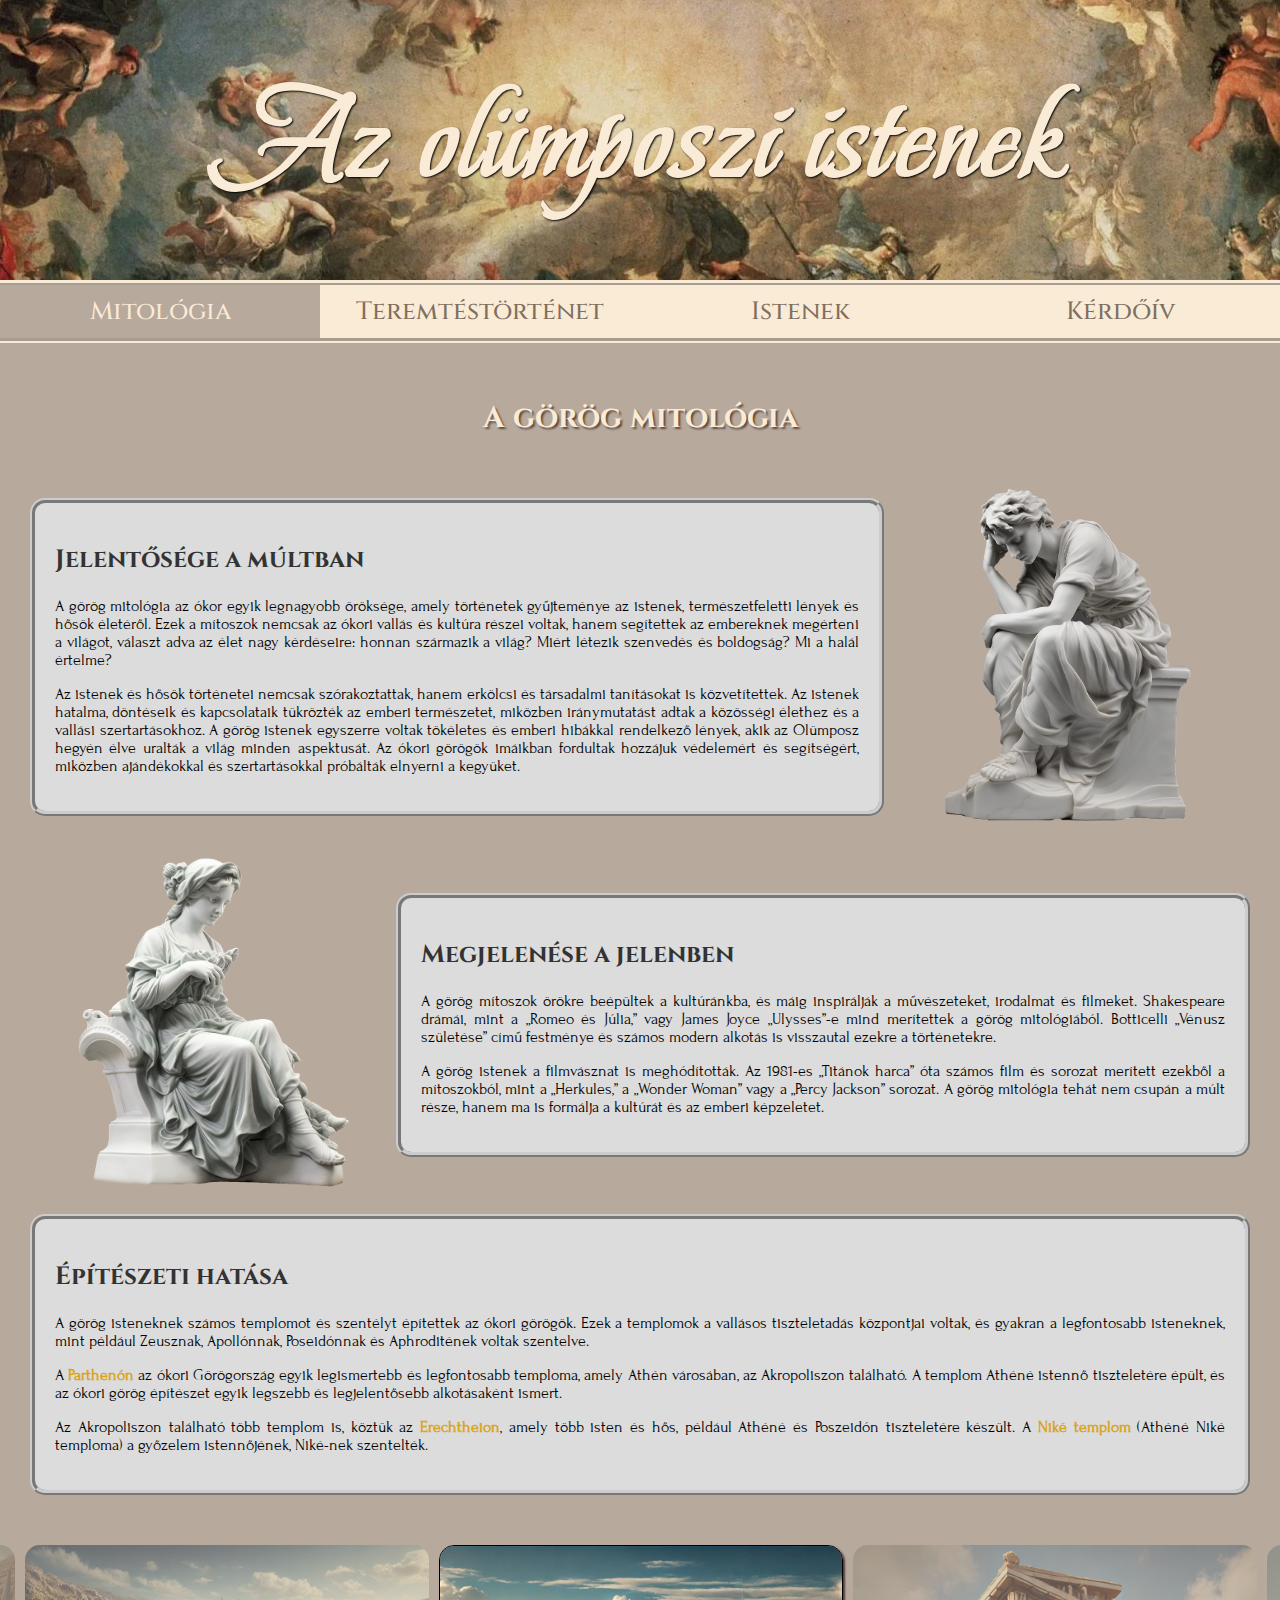
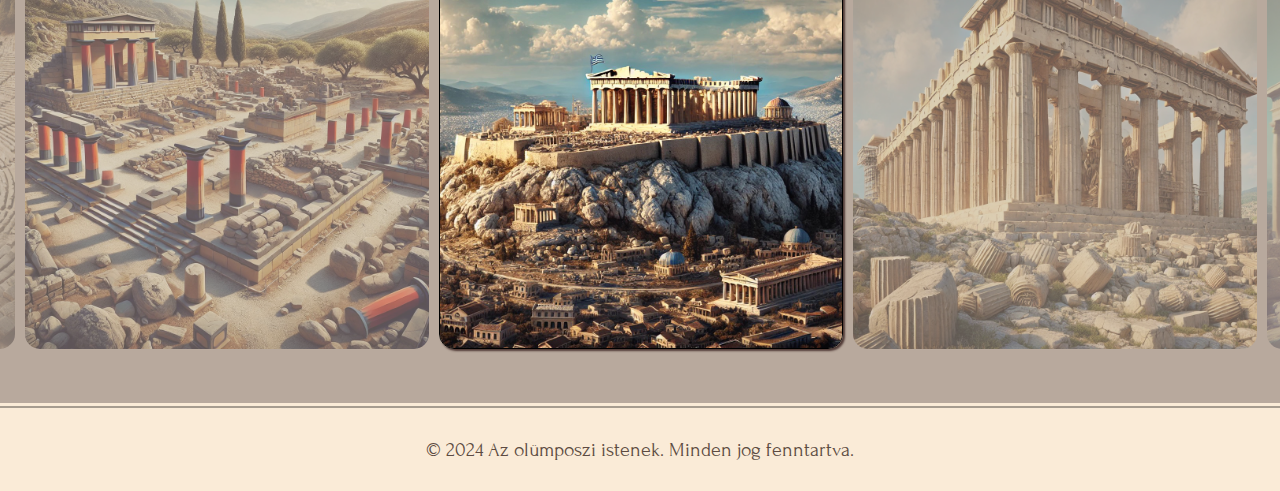
<file: index.html>
<!DOCTYPE html>
<html lang="hu">

<head>
    <meta charset="UTF-8">
    <meta name="viewport" content="width=device-width, initial-scale=1.0">
    <meta name="description" content="A görög mitológia és a görög istenek">
    <meta name="author" content="Erdei Nóra">
    <meta name="copyright" content="Az oldal oktatási célokra jött létre">
    <link rel="stylesheet" href="gorog_istenek.css">
    <link rel="icon" type="image/x-icon" href="kepek/egyeb/favicon.png">
    <link rel="stylesheet" type="text/css" href="slick-1.8.1/slick/slick.css">
    <link rel="stylesheet" type="text/css" href="slick-1.8.1/slick/slick-theme.css">
    <title>Az olümposzi istenek</title>
</head>

<body>

    <header>
        <h1 id="focim">Az olümposzi istenek</h1>
    </header>

    <div class="container">
        <nav>
            <ul>
                <li><a href="#" class="active">Mitológia</a></li>
                <li><a href="tortenet.html">Teremtéstörténet</a></li>
                <li><a href="istenek.html">Istenek</a></li>
                <li><a href="kerdoiv.html">Kérdőív</a></li>
            </ul>
        </nav>
    </div>

    <div class="container">
        <main>
            <h2 class="alcim">A görög mitológia</h2>
            <div class="egymasmellett">

                <article class="gorog-mitologia1">
                    <h2 class="boxcim">Jelentősége a múltban</h2>
                    <p>
                        A görög mitológia az ókor egyik legnagyobb öröksége, amely történetek gyűjteménye az
                        istenek,
                        természetfeletti lények és hősök életéről. Ezek a mítoszok nemcsak az ókori vallás és
                        kultúra
                        részei
                        voltak, hanem segítettek az embereknek megérteni a világot, választ adva az élet nagy
                        kérdéseire:
                        honnan származik a világ? Miért létezik szenvedés és boldogság? Mi a halál értelme?
                    </p>
                    <p>
                        Az istenek és hősök történetei nemcsak szórakoztattak, hanem erkölcsi és társadalmi
                        tanításokat
                        is
                        közvetítettek. Az istenek hatalma, döntéseik és kapcsolataik tükrözték az emberi
                        természetet,
                        miközben iránymutatást adtak a közösségi élethez és a vallási szertartásokhoz. A görög
                        istenek
                        egyszerre voltak tökéletes és emberi hibákkal rendelkező lények, akik az Olümposz hegyén
                        élve
                        uralták a világ minden aspektusát. Az ókori görögök imáikban fordultak hozzájuk védelemért
                        és
                        segítségért, miközben ajándékokkal és szertartásokkal próbálták elnyerni a kegyüket.
                    </p>
                </article>

                <figure class="szobor1">
                    <img src="kepek/menu1/szobor1_.png" alt="Szobor">
                </figure>

                <figure class="szobor2">
                    <img src="kepek/menu1/szobor2_.png" alt="Szobor">
                </figure>

                <article class="gorog-mitologia2">
                    <h2 class="boxcim">Megjelenése a jelenben</h2>
                    <p>
                        A görög mítoszok örökre beépültek a kultúránkba, és máig inspirálják a művészeteket,
                        irodalmat
                        és
                        filmeket. Shakespeare drámái, mint a „Romeo és Júlia,” vagy James Joyce „Ulysses”-e mind
                        merítettek
                        a görög mitológiából. Botticelli „Vénusz születése” című festménye és számos modern alkotás
                        is
                        visszautal ezekre a történetekre.
                    </p>
                    <p>
                        A görög istenek a filmvásznat is meghódították. Az 1981-es „Titánok harca” óta számos film
                        és
                        sorozat merített ezekből a mítoszokból, mint a „Herkules,” a „Wonder Woman” vagy a „Percy
                        Jackson”
                        sorozat. A görög mitológia tehát nem csupán a múlt része, hanem ma is formálja a kultúrát és
                        az
                        emberi képzeletet.
                    </p>
                </article>

                <article class="gorog-mitologia3">
                    <h2 class="boxcim">Építészeti hatása</h2>
                    <p>
                        A görög isteneknek számos templomot és szentélyt építettek az ókori görögök. Ezek a templomok a
                        vallásos tiszteletadás központjai voltak, és gyakran a legfontosabb isteneknek, mint például
                        Zeusznak, Apollónnak, Poseidónnak és Aphroditének voltak szentelve.
                    </p>
                    <p>
                        A <span>Parthenón</span> az ókori Görögország egyik legismertebb és legfontosabb temploma, amely
                        Athén városában, az Akropoliszon található. A templom Athéné istennő tiszteletére épült, és az
                        ókori görög építészet egyik legszebb és legjelentősebb alkotásaként ismert.
                    </p>
                    <p>
                        Az Akropoliszon található több templom is, köztük az <span>Erechtheion</span>, amely több isten
                        és hős, például Athéné és Poszeidón tiszteletére készült. A <span>Niké templom</span> (Athéné
                        Niké temploma) a győzelem istennőjének, Niké-nek szentelték.
                    </p>
                </article>

            </div>
        </main>
    </div>

    <section class="center slider" id="galeria">
        <div><img src="kepek/galeria_kepek/akropolisz.jpg" alt="Akropolisz, Athén" title="Akropolisz, Athén"></div>
        <div><img src="kepek/galeria_kepek/parthenon.jpg" alt="Parthenón, Athén" title="Parthenón, Athén"></div>
        <div><img src="kepek/galeria_kepek/erechtheion.jpg" alt="Erechtheion, Athén" title="Erechtheion, Athén"></div>
        <div><img src="kepek/galeria_kepek/nike_temploma.jpg" alt="Niké temploma, Athén" title="Niké temploma, Athén"></div>
        <div><img src="kepek/galeria_kepek/delphoi_orakulum.jpg" alt="Orákulum, Delphoi" title="Orákulum, Delphoi"></div>
        <div><img src="kepek/galeria_kepek/epidaurosz_szinhaz.jpg" alt="Színház, Epidaurosz" title="Színház, Epidaurosz"></div>
        <div><img src="kepek/galeria_kepek/knosszoszi_palota.jpg" alt="Knósszoszi palota, Kréta" title="Knósszoszi palota, Kréta"></div>
    </section>

    <footer>
        <p>&copy; 2024 Az olümposzi istenek. Minden jog fenntartva.</p>
    </footer>

    <script src="jquery-3.7.1.min.js" type="text/javascript"></script>
    <script src="slick-1.8.1/slick/slick.js" type="text/javascript" charset="utf-8"></script>
    
    <script>
        $(document).ready(function () {
            $(".center").slick({
                dots: false,
                infinite: true,
                centerMode: true,
                centerPadding: "20px",
                slidesToShow: 3,
                slidesToScroll: 1,
                autoplay: true,
                autoplaySpeed: 1800,
                arrows: false,
                responsive: [
                    {
                        breakpoint: 600,
                        settings: {
                            arrows: false,
                            centerPadding: '80px',
                            slidesToShow: 1,
                        }
                    },
                    {
                        breakpoint: 768,
                        settings: {
                            arrows: false,
                            centerPadding: '150px',
                            slidesToShow: 1,
                        }
                    }
                ]
            });
        });
    </script>

</body>

</html>
</file>
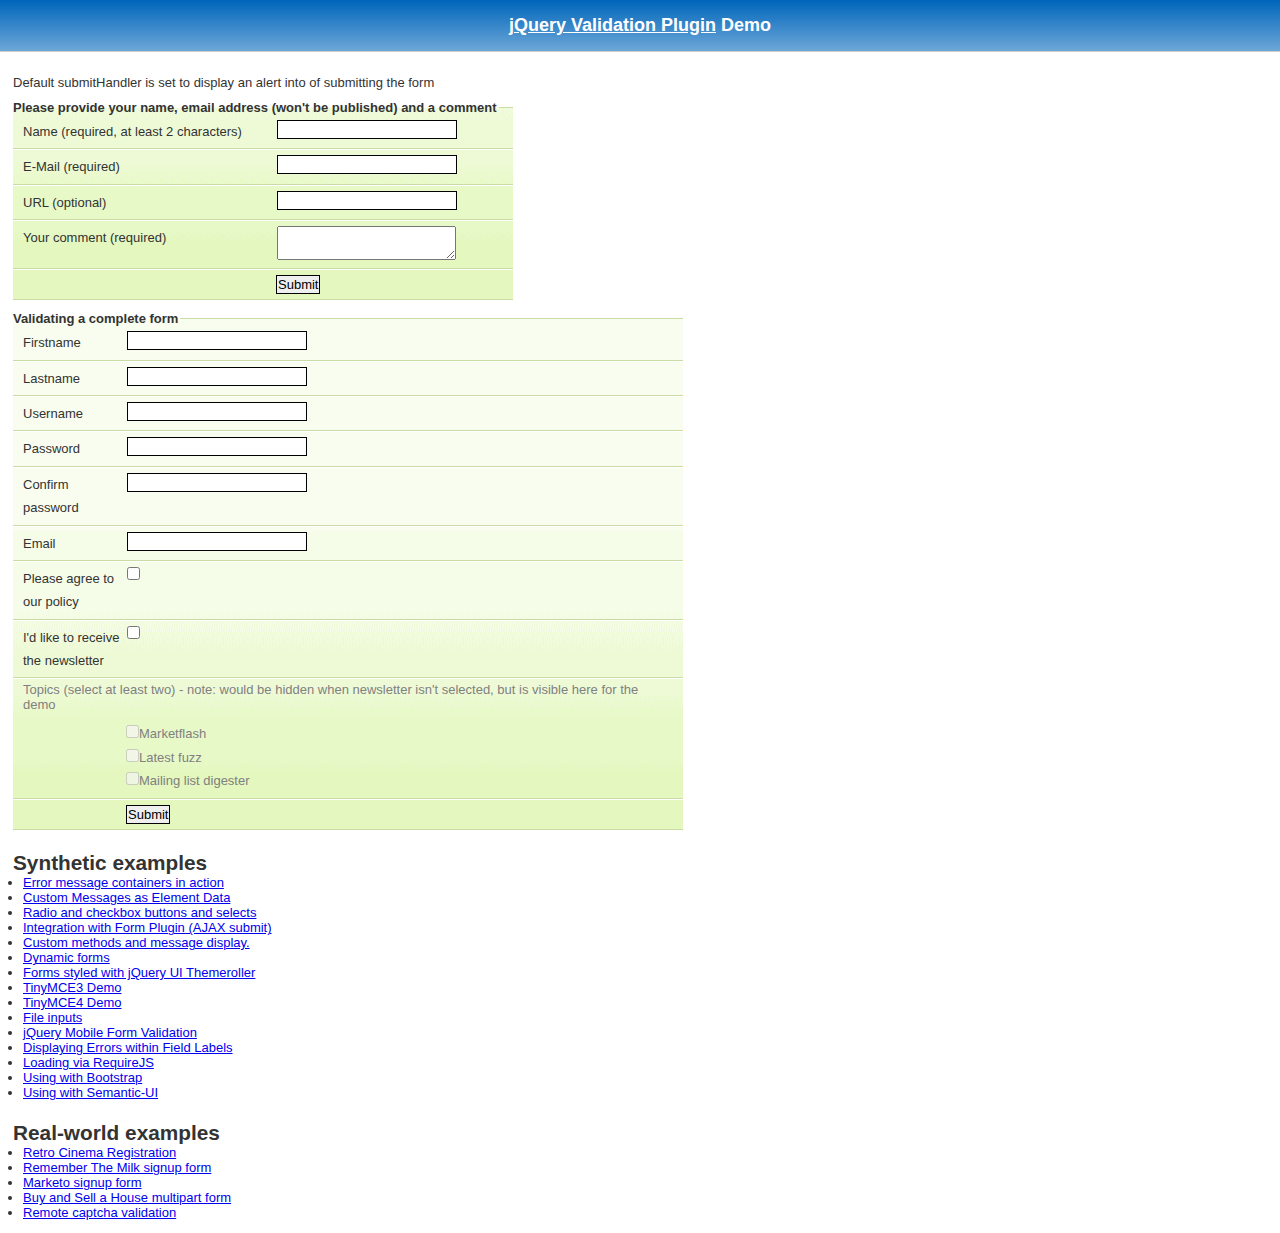
<file: jquery-validation-1.19.5/demo/index.html>
<!DOCTYPE html>
<html lang="en">
<head>
	<meta charset="utf-8">
	<title>jQuery validation plug-in - main demo</title>
	<link rel="stylesheet" href="css/screen.css">
	<script src="../lib/jquery.js"></script>
	<script src="../dist/jquery.validate.js"></script>
	<script>
	$.validator.setDefaults({
		submitHandler: function() {
			alert("submitted!");
		}
	});

	$().ready(function() {
		// validate the comment form when it is submitted
		$("#commentForm").validate();

		// validate signup form on keyup and submit
		$("#signupForm").validate({
			rules: {
				firstname: "required",
				lastname: "required",
				username: {
					required: true,
					minlength: 2
				},
				password: {
					required: true,
					minlength: 5
				},
				confirm_password: {
					required: true,
					minlength: 5,
					equalTo: "#password"
				},
				email: {
					required: true,
					email: true
				},
				topic: {
					required: "#newsletter:checked",
					minlength: 2
				},
				agree: "required"
			},
			messages: {
				firstname: "Please enter your firstname",
				lastname: "Please enter your lastname",
				username: {
					required: "Please enter a username",
					minlength: "Your username must consist of at least 2 characters"
				},
				password: {
					required: "Please provide a password",
					minlength: "Your password must be at least 5 characters long"
				},
				confirm_password: {
					required: "Please provide a password",
					minlength: "Your password must be at least 5 characters long",
					equalTo: "Please enter the same password as above"
				},
				email: "Please enter a valid email address",
				agree: "Please accept our policy",
				topic: "Please select at least 2 topics"
			}
		});

		// propose username by combining first- and lastname
		$("#username").focus(function() {
			var firstname = $("#firstname").val();
			var lastname = $("#lastname").val();
			if (firstname && lastname && !this.value) {
				this.value = firstname + "." + lastname;
			}
		});

		//code to hide topic selection, disable for demo
		var newsletter = $("#newsletter");
		// newsletter topics are optional, hide at first
		var inital = newsletter.is(":checked");
		var topics = $("#newsletter_topics")[inital ? "removeClass" : "addClass"]("gray");
		var topicInputs = topics.find("input").attr("disabled", !inital);
		// show when newsletter is checked
		newsletter.click(function() {
			topics[this.checked ? "removeClass" : "addClass"]("gray");
			topicInputs.attr("disabled", !this.checked);
		});
	});
	</script>
	<style>
	#commentForm {
		width: 500px;
	}
	#commentForm label {
		width: 250px;
	}
	#commentForm label.error, #commentForm input.submit {
		margin-left: 253px;
	}
	#signupForm {
		width: 670px;
	}
	#signupForm label.error {
		margin-left: 10px;
		width: auto;
		display: inline;
	}
	#newsletter_topics label.error {
		display: none;
		margin-left: 103px;
	}
	</style>
</head>
<body>
<h1 id="banner"><a href="https://jqueryvalidation.org/">jQuery Validation Plugin</a> Demo</h1>
<div id="main">
	<p>Default submitHandler is set to display an alert into of submitting the form</p>
	<form class="cmxform" id="commentForm" method="get" action="">
		<fieldset>
			<legend>Please provide your name, email address (won't be published) and a comment</legend>
			<p>
				<label for="cname">Name (required, at least 2 characters)</label>
				<input id="cname" name="name" minlength="2" type="text" required>
			</p>
			<p>
				<label for="cemail">E-Mail (required)</label>
				<input id="cemail" type="email" name="email" required>
			</p>
			<p>
				<label for="curl">URL (optional)</label>
				<input id="curl" type="url" name="url">
			</p>
			<p>
				<label for="ccomment">Your comment (required)</label>
				<textarea id="ccomment" name="comment" required></textarea>
			</p>
			<p>
				<input class="submit" type="submit" value="Submit">
			</p>
		</fieldset>
	</form>
	<form class="cmxform" id="signupForm" method="get" action="">
		<fieldset>
			<legend>Validating a complete form</legend>
			<p>
				<label for="firstname">Firstname</label>
				<input id="firstname" name="firstname" type="text">
			</p>
			<p>
				<label for="lastname">Lastname</label>
				<input id="lastname" name="lastname" type="text">
			</p>
			<p>
				<label for="username">Username</label>
				<input id="username" name="username" type="text">
			</p>
			<p>
				<label for="password">Password</label>
				<input id="password" name="password" type="password">
			</p>
			<p>
				<label for="confirm_password">Confirm password</label>
				<input id="confirm_password" name="confirm_password" type="password">
			</p>
			<p>
				<label for="email">Email</label>
				<input id="email" name="email" type="email">
			</p>
			<p>
				<label for="agree">Please agree to our policy</label>
				<input type="checkbox" class="checkbox" id="agree" name="agree">
			</p>
			<p>
				<label for="newsletter">I'd like to receive the newsletter</label>
				<input type="checkbox" class="checkbox" id="newsletter" name="newsletter">
			</p>
			<fieldset id="newsletter_topics">
				<legend>Topics (select at least two) - note: would be hidden when newsletter isn't selected, but is visible here for the demo</legend>
				<label for="topic_marketflash">
					<input type="checkbox" id="topic_marketflash" value="marketflash" name="topic">Marketflash
				</label>
				<label for="topic_fuzz">
					<input type="checkbox" id="topic_fuzz" value="fuzz" name="topic">Latest fuzz
				</label>
				<label for="topic_digester">
					<input type="checkbox" id="topic_digester" value="digester" name="topic">Mailing list digester
				</label>
				<label for="topic" class="error">Please select at least two topics you'd like to receive.</label>
			</fieldset>
			<p>
				<input class="submit" type="submit" value="Submit">
			</p>
		</fieldset>
	</form>
	<h3>Synthetic examples</h3>
	<ul>
		<li><a href="errorcontainer-demo.html">Error message containers in action</a>
		</li>
		<li><a href="custom-messages-data-demo.html">Custom Messages as Element Data</a>
		</li>
		<li><a href="radio-checkbox-select-demo.html">Radio and checkbox buttons and selects</a>
		</li>
		<li><a href="ajaxSubmit-integration-demo.html">Integration with Form Plugin (AJAX submit)</a>
		</li>
		<li><a href="custom-methods-demo.html">Custom methods and message display.</a>
		</li>
		<li><a href="dynamic-totals.html">Dynamic forms</a>
		</li>
		<li><a href="themerollered.html">Forms styled with jQuery UI Themeroller</a>
		</li>
		<li><a href="tinymce/">TinyMCE3 Demo</a>
		</li>
		<li><a href="tinymce4/">TinyMCE4 Demo</a>
		</li>
		<li><a href="file_input.html">File inputs</a>
		</li>
		<li><a href="jquerymobile.html">jQuery Mobile Form Validation</a>
		</li>
		<li><a href="errors-within-labels.html">Displaying Errors within Field Labels</a>
		</li>
		<li><a href="requirejs/index.html">Loading via RequireJS</a>
		</li>
		<li><a href="bootstrap/index.html">Using with Bootstrap</a>
		</li>
		<li><a href="semantic-ui/index.html">Using with Semantic-UI</a>
		</li>
	</ul>
	<h3>Real-world examples</h3>
	<ul>
		<li><a href="cinema/">Retro Cinema Registration</a></li>
		<li><a href="milk/">Remember The Milk signup form</a></li>
		<li><a href="marketo/">Marketo signup form</a></li>
		<li><a href="multipart/">Buy and Sell a House multipart form</a></li>
		<li><a href="captcha/">Remote captcha validation</a></li>
	</ul>
</div>
</body>
</html>
</file>
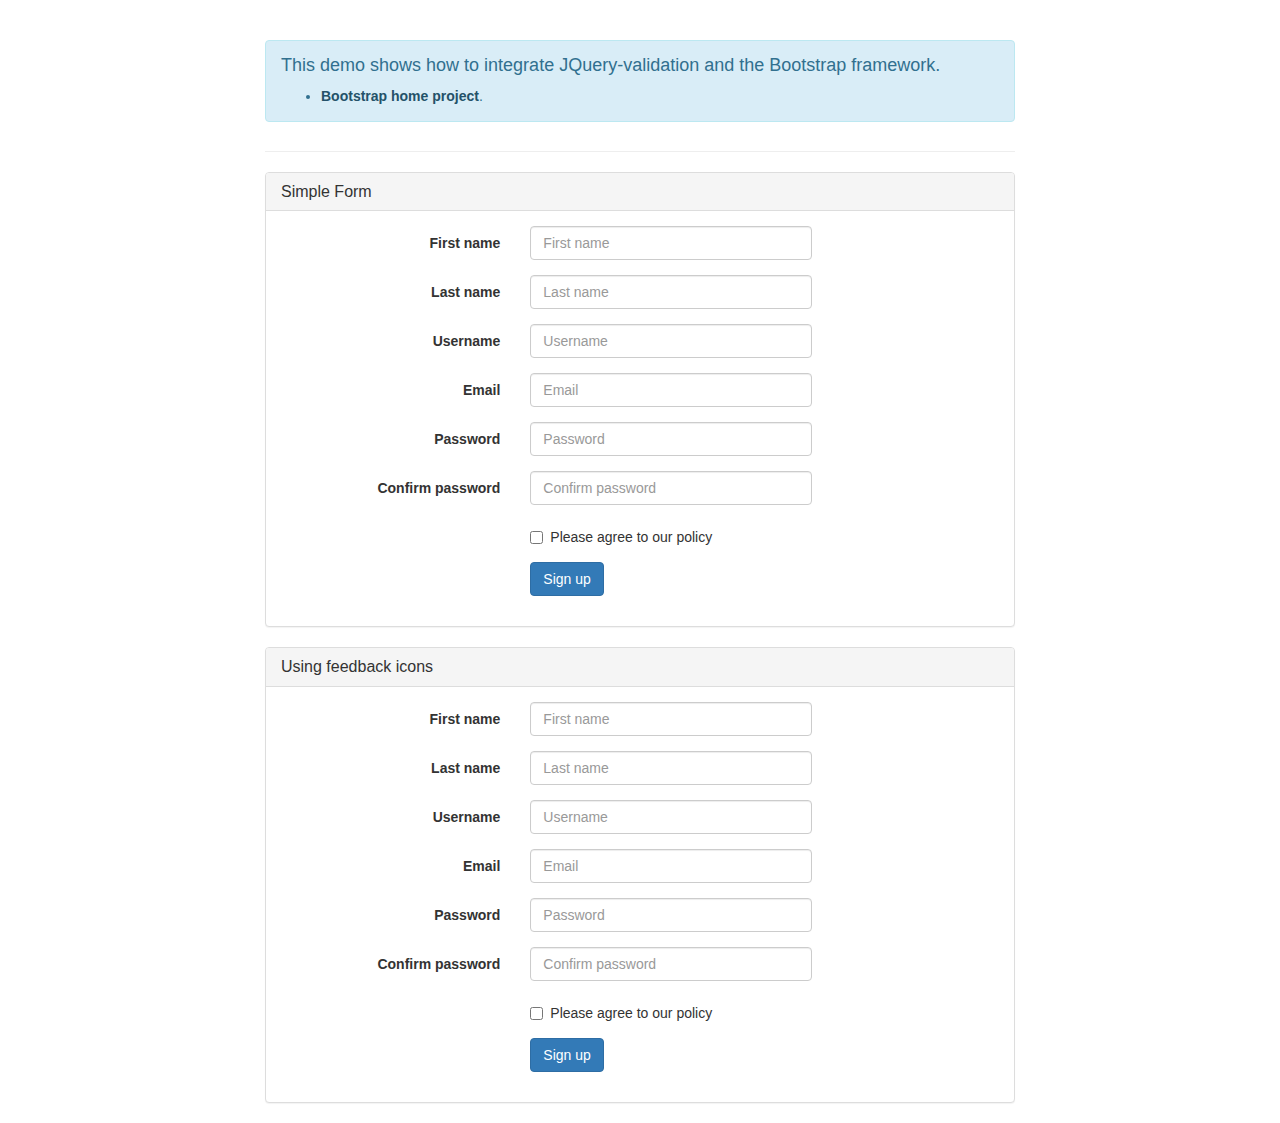
<file: jquery-validation-1.19.5/demo/bootstrap/index.html>
<!DOCTYPE html>
<html>
<head>
	<title>JQuery-validation demo | Bootstrap</title>

	<link rel="stylesheet" href="https://maxcdn.bootstrapcdn.com/bootstrap/3.3.5/css/bootstrap.min.css" />

	<script type="text/javascript" src="../../lib/jquery-1.11.1.js"></script>
	<script type="text/javascript" src="../../dist/jquery.validate.js"></script>
</head>
<body>
	<div class="container">
		<div class="row">
			<div class="col-sm-8 col-sm-offset-2">
				<div class="page-header">
					<div class="alert alert-info" role="alert">
						<h4>This demo shows how to integrate JQuery-validation and the Bootstrap framework.</h4>
						<ul>
							<li><a href="https://getbootstrap.com/" class="alert-link">Bootstrap home project</a>.</li>
						</ul>
					</div>
				</div>

				<div class="panel panel-default">
					<div class="panel-heading">
						<h3 class="panel-title">Simple Form</h3>
					</div>
					<div class="panel-body">
						<form id="signupForm" method="post" class="form-horizontal" action="">
							<div class="form-group">
								<label class="col-sm-4 control-label" for="firstname">First name</label>
								<div class="col-sm-5">
									<input type="text" class="form-control" id="firstname" name="firstname" placeholder="First name" />
								</div>
							</div>

							<div class="form-group">
								<label class="col-sm-4 control-label" for="lastname">Last name</label>
								<div class="col-sm-5">
									<input type="text" class="form-control" id="lastname" name="lastname" placeholder="Last name" />
								</div>
							</div>

							<div class="form-group">
								<label class="col-sm-4 control-label" for="username">Username</label>
								<div class="col-sm-5">
									<input type="text" class="form-control" id="username" name="username" placeholder="Username" />
								</div>
							</div>

							<div class="form-group">
								<label class="col-sm-4 control-label" for="email">Email</label>
								<div class="col-sm-5">
									<input type="text" class="form-control" id="email" name="email" placeholder="Email" />
								</div>
							</div>

							<div class="form-group">
								<label class="col-sm-4 control-label" for="password">Password</label>
								<div class="col-sm-5">
									<input type="password" class="form-control" id="password" name="password" placeholder="Password" />
								</div>
							</div>

							<div class="form-group">
								<label class="col-sm-4 control-label" for="confirm_password">Confirm password</label>
								<div class="col-sm-5">
									<input type="password" class="form-control" id="confirm_password" name="confirm_password" placeholder="Confirm password" />
								</div>
							</div>

							<div class="form-group">
								<div class="col-sm-5 col-sm-offset-4">
									<div class="checkbox">
										<label>
											<input type="checkbox" id="agree" name="agree" value="agree" />Please agree to our policy
										</label>
									</div>
								</div>
							</div>

							<div class="form-group">
								<div class="col-sm-9 col-sm-offset-4">
									<button type="submit" class="btn btn-primary" name="signup" value="Sign up">Sign up</button>
								</div>
							</div>
						</form>
					</div>
				</div>

				<div class="panel panel-default">
					<div class="panel-heading">
						<h3 class="panel-title">Using feedback icons</h3>
					</div>
					<div class="panel-body">
						<form id="signupForm1" method="post" class="form-horizontal" action="">
							<div class="form-group">
								<label class="col-sm-4 control-label" for="firstname1">First name</label>
								<div class="col-sm-5">
									<input type="text" class="form-control" id="firstname1" name="firstname1" placeholder="First name" />
								</div>
							</div>

							<div class="form-group">
								<label class="col-sm-4 control-label" for="lastname1">Last name</label>
								<div class="col-sm-5">
									<input type="text" class="form-control" id="lastname1" name="lastname1" placeholder="Last name" />
								</div>
							</div>

							<div class="form-group">
								<label class="col-sm-4 control-label" for="username1">Username</label>
								<div class="col-sm-5">
									<input type="text" class="form-control" id="username1" name="username1" placeholder="Username" />
								</div>
							</div>

							<div class="form-group">
								<label class="col-sm-4 control-label" for="email1">Email</label>
								<div class="col-sm-5">
									<input type="text" class="form-control" id="email1" name="email1" placeholder="Email" />
								</div>
							</div>

							<div class="form-group">
								<label class="col-sm-4 control-label" for="password1">Password</label>
								<div class="col-sm-5">
									<input type="password" class="form-control" id="password1" name="password1" placeholder="Password" />
								</div>
							</div>

							<div class="form-group">
								<label class="col-sm-4 control-label" for="confirm_password1">Confirm password</label>
								<div class="col-sm-5">
									<input type="password" class="form-control" id="confirm_password1" name="confirm_password1" placeholder="Confirm password" />
								</div>
							</div>

							<div class="form-group">
								<div class="col-sm-5 col-sm-offset-4">
									<div class="checkbox">
										<label>
											<input type="checkbox" id="agree1" name="agree1" value="agree" />Please agree to our policy
										</label>
									</div>
								</div>
							</div>

							<div class="form-group">
								<div class="col-sm-9 col-sm-offset-4">
									<button type="submit" class="btn btn-primary" name="signup1" value="Sign up">Sign up</button>
								</div>
							</div>
						</form>
					</div>
				</div>
			</div>
		</div>
	</div>
	<script type="text/javascript">
		$.validator.setDefaults( {
			submitHandler: function () {
				alert( "submitted!" );
			}
		} );

		$( document ).ready( function () {
			$( "#signupForm" ).validate( {
				rules: {
					firstname: "required",
					lastname: "required",
					username: {
						required: true,
						minlength: 2
					},
					password: {
						required: true,
						minlength: 5
					},
					confirm_password: {
						required: true,
						minlength: 5,
						equalTo: "#password"
					},
					email: {
						required: true,
						email: true
					},
					agree: "required"
				},
				messages: {
					firstname: "Please enter your firstname",
					lastname: "Please enter your lastname",
					username: {
						required: "Please enter a username",
						minlength: "Your username must consist of at least 2 characters"
					},
					password: {
						required: "Please provide a password",
						minlength: "Your password must be at least 5 characters long"
					},
					confirm_password: {
						required: "Please provide a password",
						minlength: "Your password must be at least 5 characters long",
						equalTo: "Please enter the same password as above"
					},
					email: "Please enter a valid email address",
					agree: "Please accept our policy"
				},
				errorElement: "em",
				errorPlacement: function ( error, element ) {
					// Add the `help-block` class to the error element
					error.addClass( "help-block" );

					if ( element.prop( "type" ) === "checkbox" ) {
						error.insertAfter( element.parent( "label" ) );
					} else {
						error.insertAfter( element );
					}
				},
				highlight: function ( element, errorClass, validClass ) {
					$( element ).parents( ".col-sm-5" ).addClass( "has-error" ).removeClass( "has-success" );
				},
				unhighlight: function (element, errorClass, validClass) {
					$( element ).parents( ".col-sm-5" ).addClass( "has-success" ).removeClass( "has-error" );
				}
			} );

			$( "#signupForm1" ).validate( {
				rules: {
					firstname1: "required",
					lastname1: "required",
					username1: {
						required: true,
						minlength: 2
					},
					password1: {
						required: true,
						minlength: 5
					},
					confirm_password1: {
						required: true,
						minlength: 5,
						equalTo: "#password1"
					},
					email1: {
						required: true,
						email: true
					},
					agree1: "required"
				},
				messages: {
					firstname1: "Please enter your firstname",
					lastname1: "Please enter your lastname",
					username1: {
						required: "Please enter a username",
						minlength: "Your username must consist of at least 2 characters"
					},
					password1: {
						required: "Please provide a password",
						minlength: "Your password must be at least 5 characters long"
					},
					confirm_password1: {
						required: "Please provide a password",
						minlength: "Your password must be at least 5 characters long",
						equalTo: "Please enter the same password as above"
					},
					email1: "Please enter a valid email address",
					agree1: "Please accept our policy"
				},
				errorElement: "em",
				errorPlacement: function ( error, element ) {
					// Add the `help-block` class to the error element
					error.addClass( "help-block" );

					// Add `has-feedback` class to the parent div.form-group
					// in order to add icons to inputs
					element.parents( ".col-sm-5" ).addClass( "has-feedback" );

					if ( element.prop( "type" ) === "checkbox" ) {
						error.insertAfter( element.parent( "label" ) );
					} else {
						error.insertAfter( element );
					}

					// Add the span element, if doesn't exists, and apply the icon classes to it.
					if ( !element.next( "span" )[ 0 ] ) {
						$( "<span class='glyphicon glyphicon-remove form-control-feedback'></span>" ).insertAfter( element );
					}
				},
				success: function ( label, element ) {
					// Add the span element, if doesn't exists, and apply the icon classes to it.
					if ( !$( element ).next( "span" )[ 0 ] ) {
						$( "<span class='glyphicon glyphicon-ok form-control-feedback'></span>" ).insertAfter( $( element ) );
					}
				},
				highlight: function ( element, errorClass, validClass ) {
					$( element ).parents( ".col-sm-5" ).addClass( "has-error" ).removeClass( "has-success" );
					$( element ).next( "span" ).addClass( "glyphicon-remove" ).removeClass( "glyphicon-ok" );
				},
				unhighlight: function ( element, errorClass, validClass ) {
					$( element ).parents( ".col-sm-5" ).addClass( "has-success" ).removeClass( "has-error" );
					$( element ).next( "span" ).addClass( "glyphicon-ok" ).removeClass( "glyphicon-remove" );
				}
			} );
		} );
	</script>
</body>
</html>
</file>
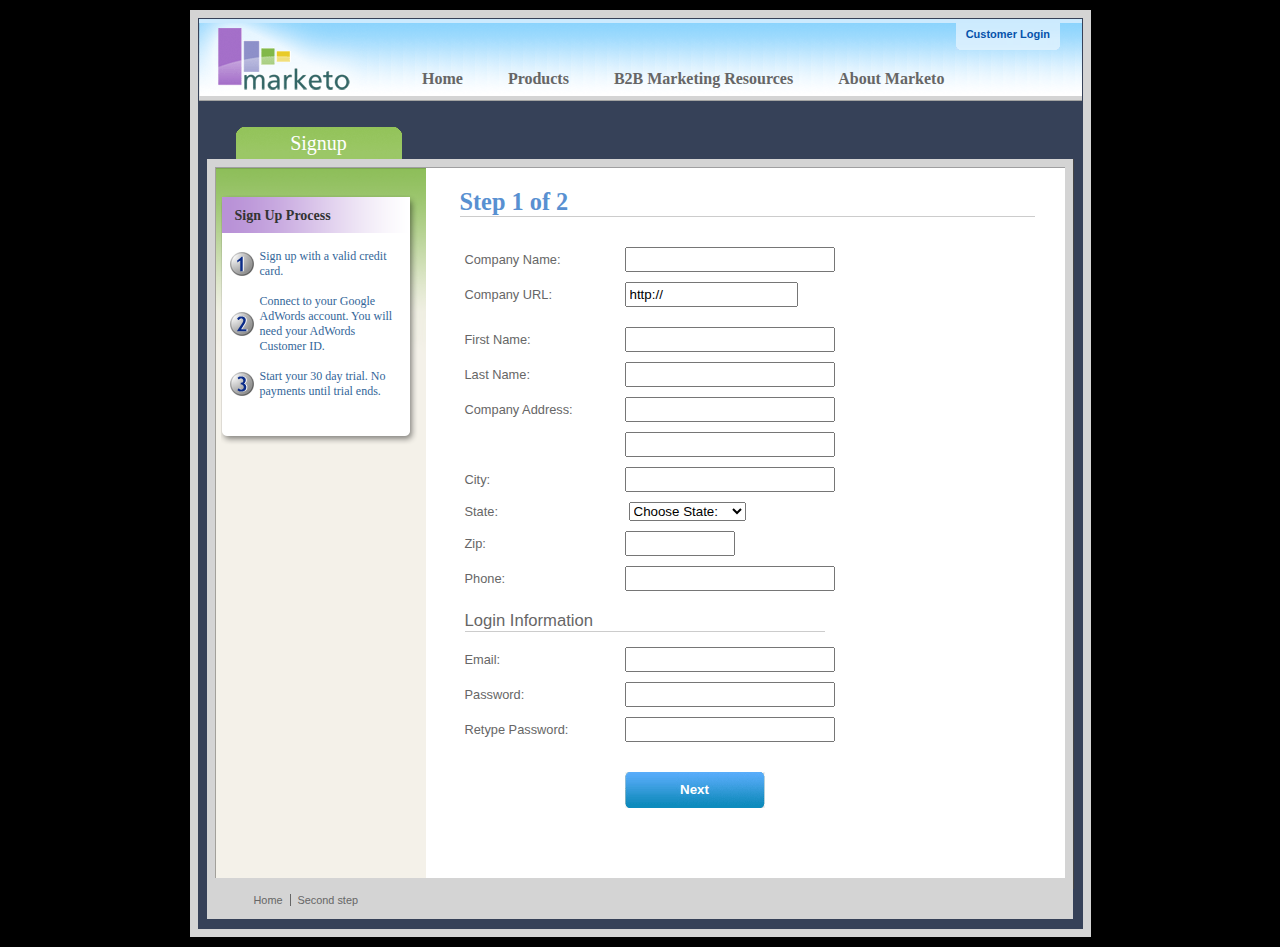
<file: jquery-validation-1.19.5/demo/marketo/index.html>
<!DOCTYPE html>
<html lang="en">
<head>
	<meta charset="utf-8">
	<title>Subscription Signup | Marketo</title>
	<script src="../../lib/jquery.js"></script>
	<script src="../../lib/jquery.mockjax.js"></script>
	<script src="../../dist/jquery.validate.js"></script>
	<script src="jquery.maskedinput.js"></script>
	<script src="mktSignup.js"></script>
	<link rel="stylesheet" href="stylesheet.css">
</head>
<body>
<!-- start page wrapper -->
<div id="letterbox">
	<!-- start header container -->
	<div id="header-background">
		<div class="nav-global-container">
			<div class="login">
				<a href="#">
					<span></span>Customer Login</a>
			</div>
			<div class="logo">
				<a href="#">
					<img src="images/logo_marketo.gif" width="168" height="73" alt="Marketo">
				</a>
			</div>
			<div class="nav-global">
				<ul>
					<li>
						<a href="#" class="nav-g01">
							<span></span>Home</a>
					</li>
					<li>
						<a href="#" class="nav-g02">
							<span></span>Products</a>
					</li>
					<li>
						<a href="#" class="nav-g04">
							<span></span>B2B Marketing Resources</a>
					</li>
					<li>
						<a href="#" class="nav-g05">
							<span></span>About Marketo</a>
					</li>
				</ul>
			</div>
		</div>
	</div>
	<!-- end header container -->
	<div class="line-grey-tier"></div>
	<!-- start page container 2 div-->
	<div id="page-container" class="resize">
		<div id="page-content-inner" class="resize">
			<!-- start col-main -->
			<div id="col-main" class="resize" style="">
				<!-- start main content -->
				<div class="main-content resize">
					<div class="action-container" style="display:none;"></div>
					<h1>Step 1 of 2</h1>
					<p>
					</p>
					<br clear="all">
					<div>
						<form id="profileForm" type="actionForm" action="step2.htm" method="get">
							<div class="error" style="display:none;">
								<img src="images/warning.gif" alt="Warning!" width="24" height="24" style="float:left; margin: -5px 10px 0px 0px;">
								<span></span>.
								<br clear="all">
							</div>
							<table cellpadding="0" cellspacing="0" border="0">
								<tr>
									<td class="label">
										<label for="co_name">Company Name:</label>
									</td>
									<td class="field">
										<input id="co_name" class="required" maxlength="40" name="co_name" size="20" type="text" tabindex="1" value="">
									</td>
								</tr>
								<tr>
									<td class="label">
										<label for="co_url">Company URL:</label>
									</td>
									<td class="field">
										<input id="co_url" class="required defaultInvalid url" maxlength="40" name="co_url" style="width:163px" type="text" tabindex="2" value="http://">
									</td>
								</tr>
								<tr>
									<td>
									<td>
								</tr>
								<tr>
									<td class="label">
										<label for="first_name">First Name:</label>
									</td>
									<td class="field">
										<input id="first_name" class="required" maxlength="40" name="first_name" size="20" type="text" tabindex="3" value="">
									</td>
								</tr>
								<tr>
									<td class="label">
										<label for="last_name">Last Name:</label>
									</td>
									<td class="field">
										<input id="last_name" class="required" maxlength="40" name="last_name" size="20" type="text" tabindex="4" value="">
									</td>
								</tr>
								<tr>
									<td class="label">
										<label for="address1">Company Address:</label>
									</td>
									<td class="field">
										<input maxlength="40" class="required" name="address1" size="20" type="text" tabindex="5" value="">
									</td>
								</tr>
								<tr>
									<td class="label"></td>
									<td class="field">
										<input maxlength="40" name="address2" size="20" type="text" tabindex="6" value="">
									</td>
								</tr>
								<tr>
									<td class="label">
										<label for="city">City:</label>
									</td>
									<td class="field">
										<input maxlength="40" class="required" name="city" size="20" type="text" tabindex="7" value="">
									</td>
								</tr>
								<tr>
									<td class="label">
										<label for="state">State:</label>
									</td>
									<td class="field">
										<select id="state" class="required" name="state" style="margin-left: 4px;" tabindex="8">
											<option value="">Choose State:</option>
											<option value="AL">Alabama</option>
											<option value="AK">Alaska</option>
											<option value="AZ">Arizona</option>
											<option value="AR">Arkansas</option>
											<option value="CA">California</option>
											<option value="CO">Colorado</option>
											<option value="CT">Connecticut</option>
											<option value="DE">Delaware</option>
											<option value="FL">Florida</option>
											<option value="GA">Georgia</option>
											<option value="HI">Hawaii</option>
											<option value="ID">Idaho</option>
											<option value="IL">Illinois</option>
											<option value="IN">Indiana</option>
											<option value="IA">Iowa</option>
											<option value="KS">Kansas</option>
											<option value="KY">Kentucky</option>
											<option value="LA">Louisiana</option>
											<option value="ME">Maine</option>
											<option value="MD">Maryland</option>
											<option value="MA">Massachusetts</option>
											<option value="MI">Michigan</option>
											<option value="MN">Minnesota</option>
											<option value="MS">Mississippi</option>
											<option value="MO">Missouri</option>
											<option value="MT">Montana</option>
											<option value="NE">Nebraska</option>
											<option value="NV">Nevada</option>
											<option value="NH">New Hampshire</option>
											<option value="NJ">New Jersey</option>
											<option value="NM">New Mexico</option>
											<option value="NY">New York</option>
											<option value="NC">North Carolina</option>
											<option value="ND">North Dakota</option>
											<option value="OH">Ohio</option>
											<option value="OK">Oklahoma</option>
											<option value="OR">Oregon</option>
											<option value="PA">Pennsylvania</option>
											<option value="RI">Rhode Island</option>
											<option value="SC">South Carolina</option>
											<option value="SD">South Dakota</option>
											<option value="TN">Tennessee</option>
											<option value="TX">Texas</option>
											<option value="UT">Utah</option>
											<option value="VT">Vermont</option>
											<option value="VA">Virginia</option>
											<option value="WA">Washington</option>
											<option value="WV">West Virginia</option>
											<option value="WI">Wisconsin</option>
											<option value="WY">Wyoming</option>
										</select>
									</td>
								</tr>
								<tr>
									<td class="label">
										<label for="zip">Zip:</label>
									</td>
									<td class="field">
										<input maxlength="10" name="zip" style="width: 100px" type="text" class="required zipcode" tabindex="9" value="">
									</td>
								</tr>
								<tr>
									<td class="label">
										<label for="phone">Phone:</label>
									</td>
									<td class="field">
										<input id="phone" maxlength="14" name="phone" type="text" class="required phone" tabindex="10" value="">
									</td>
								</tr>
								<tr>
									<td colspan="2">
										<h2 style="border-bottom: 1px solid #CCCCCC;">Login Information</h2>
									</td>
								</tr>
								<tr>
									<td class="label">
										<label for="email">Email:</label>
									</td>
									<td class="field">
										<input id="email" class="required email" remote="emails.action" maxlength="40" name="email" size="20" type="text" tabindex="11" value="">
									</td>
								</tr>
								<tr>
									<td class="label">
										<label for="password1">Password:</label>
									</td>
									<td class="field">
										<input id="password1" class="required password" maxlength="40" name="password1" size="20" type="password" tabindex="12" value="">
									</td>
								</tr>
								<tr>
									<td class="label">
										<label for="password2">Retype Password:</label>
									</td>
									<td class="field">
										<input id="password2" class="required" equalTo="#password1" maxlength="40" name="password2" size="20" type="password" tabindex="13" value="">
										<div class="formError"></div>
									</td>
								</tr>
								<tr>
									<td></td>
									<td>
										<div class="buttonSubmit">
											<span></span>
											<input class="formButton" type="submit" value="Next" style="width: 140px" tabindex="14">
										</div>
									</td>
								</tr>
							</table>
							<br>
							<br>
						</form>
						<br clear="all">
					</div>
				</div>
				<!-- end main content -->
				<br>
			</div>
			<!-- end col-main -->
			<!-- start left col -->
			<div id="col-left" class="nav-left-back empty resize" style="position: absolute; min-height: 450px;">
				<div class="col-left-header-tab" style="position: absolute;">Signup</div>
				<div class="nav-left"></div>
				<div class="left-nav-callout png" style="top: 15px; margin-bottom: 100px;">
					<img src="images/left-nav-callout-long.png" class="png" alt="">
					<h6>Sign Up Process</h6>
					<a style="background-image: url(images/step1-24.gif); font-weight: normal; text-decoration: none; cursor: default;">Sign up with a valid credit card.</a>
					<a style="background-image: url(images/step2-24.gif); font-weight: normal; text-decoration: none; cursor: default;">Connect to your Google AdWords account.  You will need your AdWords Customer ID.</a>
					<a style="background-image: url(images/step3-24.gif); font-weight: normal; text-decoration: none; cursor: default;">Start your 30 day trial.  No payments until trial ends.</a>
				</div>
				<div class="footerAddress">
					<b>Marketo Inc.</b>
					<br>1710 S. Amphlett Blvd.
					<br>San Mateo, CA 94402 USA
					<br>
				</div>
				<br clear="all">
			</div>
			<!-- end left col -->
		</div>
	</div>
	<!-- end page container 2 divs-->
	<div id="footer-container" align="center">
		<div class="footer">
			<ul>
				<li><a href="..">Home</a>
				</li>
				<li class="line-off"><a href="step2.htm">Second step</a>
				</li>
			</ul>
		</div>
	</div>
	<!-- end page wrapper -->
</div>
</body>
</html>
</file>
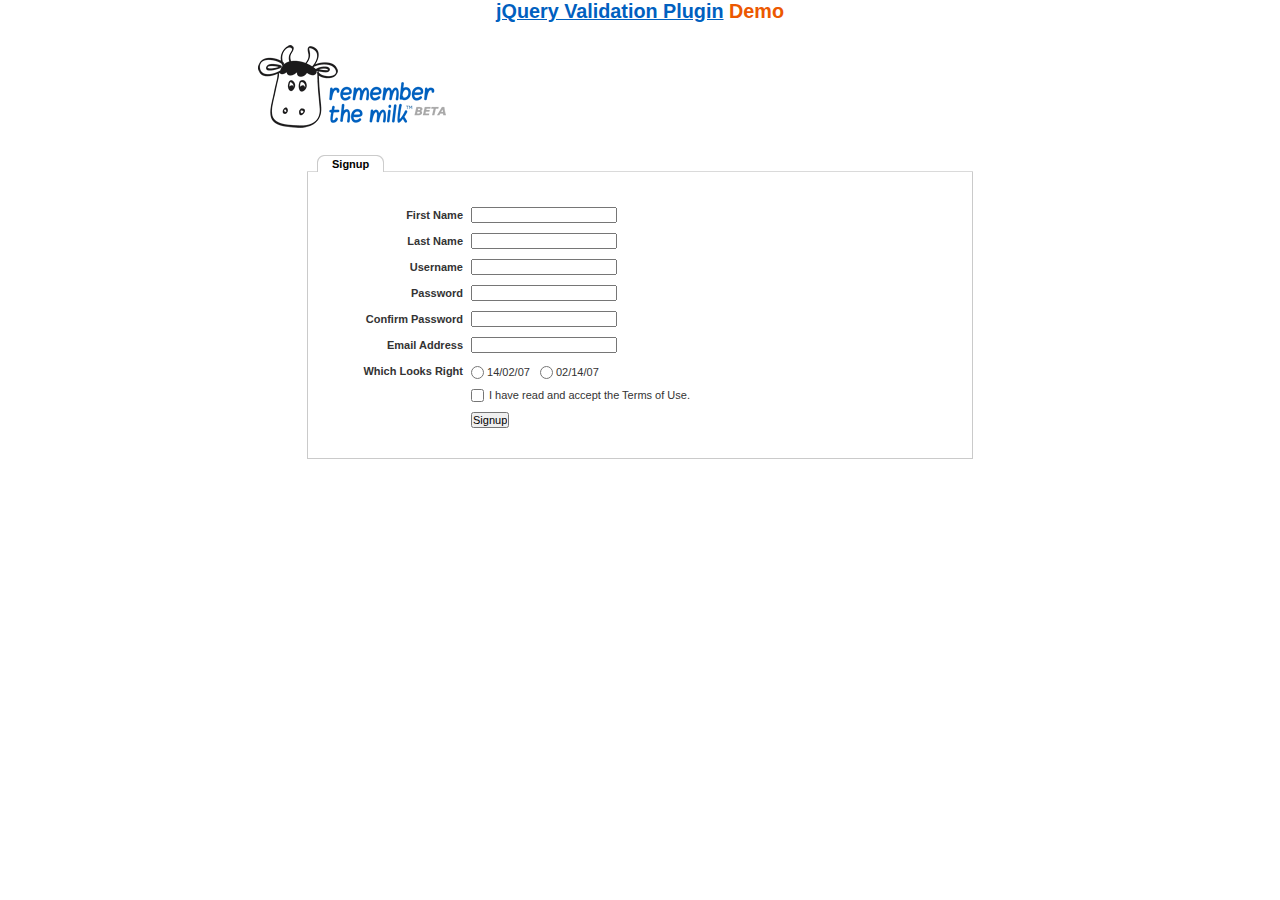
<file: jquery-validation-1.19.5/demo/milk/index.html>
<!DOCTYPE html>
<html lang="en">
<head>
	<meta charset="utf-8">
	<title>Remember The Milk signup form - jQuery Validate plugin demo - with friendly permission from the RTM team</title>
	<link rel="stylesheet" href="milk.css">
	<script src="../../lib/jquery.js"></script>
	<script src="../../lib/jquery.mockjax.js"></script>
	<script src="../../dist/jquery.validate.js"></script>
	<script>
	$(document).ready(function() {
		$.mockjax({
			url: "emails.action",
			response: function(settings) {
				var email = settings.data.email,
					emails = ["glen@marketo.com", "george@bush.gov", "me@god.com", "aboutface@cooper.com", "steam@valve.com", "bill@gates.com"];
				this.responseText = "true";
				if ($.inArray(email, emails) !== -1) {
					this.responseText = "false";
				}
			},
			responseTime: 500
		});

		$.mockjax({
			url: "users.action",
			response: function(settings) {
				var user = settings.data.username,
					users = ["asdf", "Peter", "Peter2", "George"];
				this.responseText = "true";
				if ($.inArray(user, users) !== -1) {
					this.responseText = "false";
				}
			},
			responseTime: 500
		});

		// validate signup form on keyup and submit
		var validator = $("#signupform").validate({
			rules: {
				firstname: "required",
				lastname: "required",
				username: {
					required: true,
					minlength: 2,
					remote: "users.action"
				},
				password: {
					required: true,
					minlength: 5
				},
				password_confirm: {
					required: true,
					minlength: 5,
					equalTo: "#password"
				},
				email: {
					required: true,
					email: true,
					remote: "emails.action"
				},
				dateformat: "required",
				terms: "required"
			},
			messages: {
				firstname: "Enter your firstname",
				lastname: "Enter your lastname",
				username: {
					required: "Enter a username",
					minlength: jQuery.validator.format("Enter at least {0} characters"),
					remote: jQuery.validator.format("{0} is already in use")
				},
				password: {
					required: "Provide a password",
					minlength: jQuery.validator.format("Enter at least {0} characters")
				},
				password_confirm: {
					required: "Repeat your password",
					minlength: jQuery.validator.format("Enter at least {0} characters"),
					equalTo: "Enter the same password as above"
				},
				email: {
					required: "Please enter a valid email address",
					minlength: "Please enter a valid email address",
					remote: jQuery.validator.format("{0} is already in use")
				},
				dateformat: "Choose your preferred dateformat",
				terms: " "
			},
			// the errorPlacement has to take the table layout into account
			errorPlacement: function(error, element) {
				if (element.is(":radio"))
					error.appendTo(element.parent().next().next());
				else if (element.is(":checkbox"))
					error.appendTo(element.next());
				else
					error.appendTo(element.parent().next());
			},
			// specifying a submitHandler prevents the default submit, good for the demo
			submitHandler: function() {
				alert("submitted!");
			},
			// set this class to error-labels to indicate valid fields
			success: function(label) {
				// set &nbsp; as text for IE
				label.html("&nbsp;").addClass("checked");
			},
			highlight: function(element, errorClass) {
				$(element).parent().next().find("." + errorClass).removeClass("checked");
			}
		});

		// propose username by combining first- and lastname
		$("#username").focus(function() {
			var firstname = $("#firstname").val();
			var lastname = $("#lastname").val();
			if (firstname && lastname && !this.value) {
				this.value = (firstname + "." + lastname).toLowerCase();
			}
		});
	});
	</script>
</head>
<body>
<h1 id="banner"><a href="https://jqueryvalidation.org/">jQuery Validation Plugin</a> Demo</h1>
<div id="main">
	<div id="content">
		<div id="header">
			<div id="headerlogo">
				<img src="milk.png" alt="Remember The Milk">
			</div>
		</div>
		<div style="clear: both;">
			<div></div>
		</div>
		<div class="content">
			<div id="signupbox">
				<div id="signuptab">
					<ul>
						<li id="signupcurrent"><a href=" ">Signup</a>
						</li>
					</ul>
				</div>
				<div id="signupwrap">
					<form id="signupform" autocomplete="off" method="get" action="">
						<table>
							<tr>
								<td class="label">
									<label id="lfirstname" for="firstname">First Name</label>
								</td>
								<td class="field">
									<input id="firstname" name="firstname" type="text" value="" maxlength="100">
								</td>
								<td class="status"></td>
							</tr>
							<tr>
								<td class="label">
									<label id="llastname" for="lastname">Last Name</label>
								</td>
								<td class="field">
									<input id="lastname" name="lastname" type="text" value="" maxlength="100">
								</td>
								<td class="status"></td>
							</tr>
							<tr>
								<td class="label">
									<label id="lusername" for="username">Username</label>
								</td>
								<td class="field">
									<input id="username" name="username" type="text" value="" maxlength="50">
								</td>
								<td class="status"></td>
							</tr>
							<tr>
								<td class="label">
									<label id="lpassword" for="password">Password</label>
								</td>
								<td class="field">
									<input id="password" name="password" type="password" maxlength="50" value="">
								</td>
								<td class="status"></td>
							</tr>
							<tr>
								<td class="label">
									<label id="lpassword_confirm" for="password_confirm">Confirm Password</label>
								</td>
								<td class="field">
									<input id="password_confirm" name="password_confirm" type="password" maxlength="50" value="">
								</td>
								<td class="status"></td>
							</tr>
							<tr>
								<td class="label">
									<label id="lemail" for="email">Email Address</label>
								</td>
								<td class="field">
									<input id="email" name="email" type="text" value="" maxlength="150">
								</td>
								<td class="status"></td>
							</tr>
							<tr>
								<td class="label">
									<label>Which Looks Right</label>
								</td>
								<td class="field" colspan="2" style="vertical-align: top; padding-top: 2px;">
									<table>
										<tbody>
											<tr>
												<td style="padding-right: 5px;">
													<input id="dateformat_eu" name="dateformat" type="radio" value="0">
													<label id="ldateformat_eu" for="dateformat_eu">14/02/07</label>
												</td>
												<td style="padding-left: 5px;">
													<input id="dateformat_am" name="dateformat" type="radio" value="1">
													<label id="ldateformat_am" for="dateformat_am">02/14/07</label>
												</td>
												<td>
												</td>
											</tr>
										</tbody>
									</table>
								</td>
							</tr>
							<tr>
								<td class="label">&nbsp;</td>
								<td class="field" colspan="2">
									<div id="termswrap">
										<input id="terms" type="checkbox" name="terms">
										<label id="lterms" for="terms">I have read and accept the Terms of Use.</label>
									</div>
									<!-- /termswrap -->
								</td>
							</tr>
							<tr>
								<td class="label">
									<label id="lsignupsubmit" for="signupsubmit">Signup</label>
								</td>
								<td class="field" colspan="2">
									<input id="signupsubmit" name="signup" type="submit" value="Signup">
								</td>
							</tr>
						</table>
					</form>
				</div>
			</div>
		</div>
	</div>
</div>
</body>
</html>
</file>
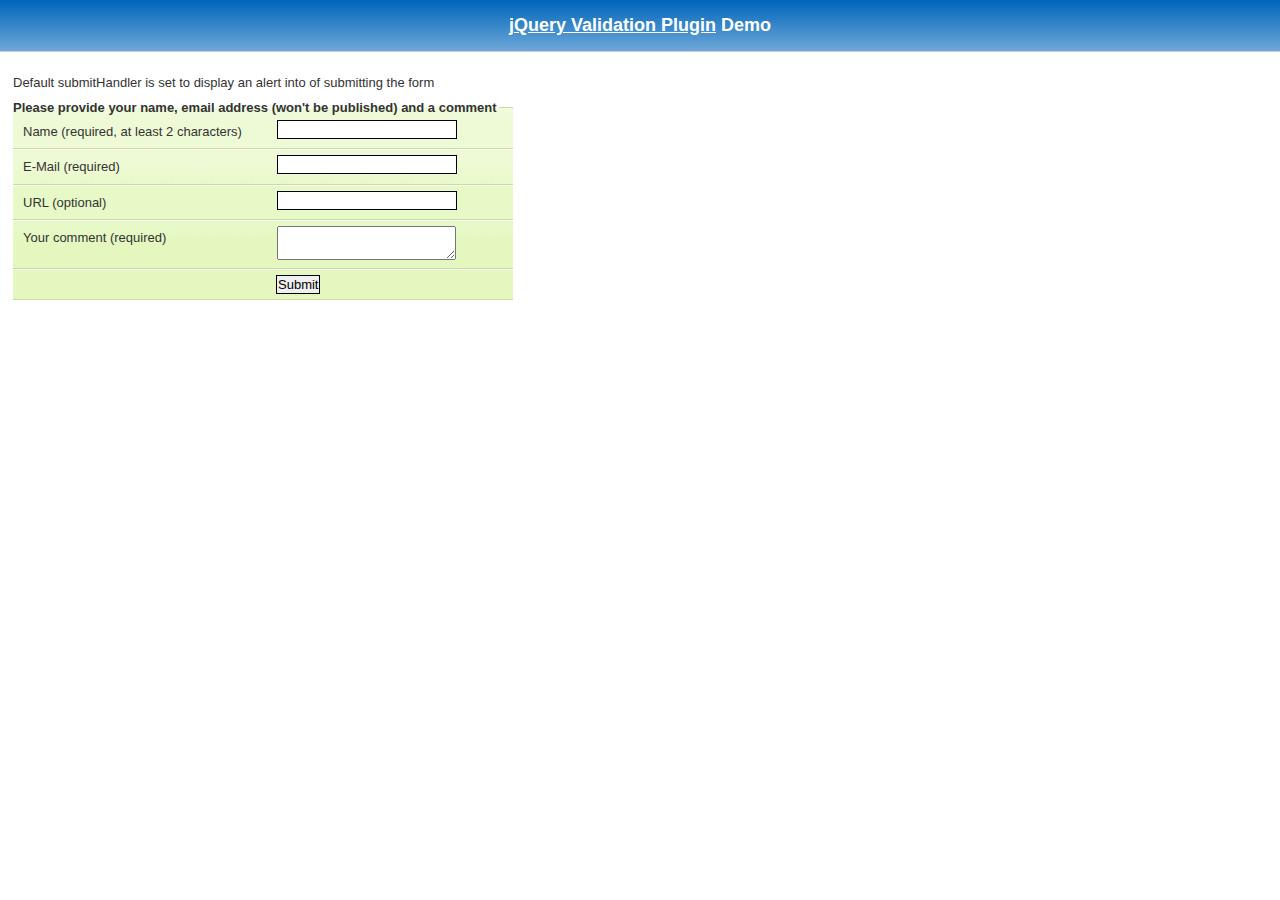
<file: jquery-validation-1.19.5/demo/requirejs/index.html>
<!DOCTYPE html>
<html lang="en">
	<head>
		<meta charset="utf-8">
		<title>jQuery validation plug-in - requirejs demo</title>

		<link rel="stylesheet" href="../css/screen.css">

		<style type="text/css">
			#commentForm { width: 500px; }
			#commentForm label { width: 250px; }
			#commentForm label.error, #commentForm input.submit { margin-left: 253px; }
		</style>
</head>
<body>

	<h1 id="banner"><a href="https://jqueryvalidation.org/">jQuery Validation Plugin</a> Demo</h1>
	<div id="main">

		<p>Default submitHandler is set to display an alert into of submitting the form</p>
		<form class="cmxform" id="commentForm" method="get" action="">
			<fieldset>
				<legend>Please provide your name, email address (won't be published) and a comment</legend>
				<p>
					<label for="cname">Name (required, at least 2 characters)</label>
					<input id="cname" name="name" minlength="2" type="text" required>
				</p>
				<p>
					<label for="cemail">E-Mail (required)</label>
					<input id="cemail" type="email" name="email" required>
				</p>
				<p>
					<label for="curl">URL (optional)</label>
					<input id="curl" type="url" name="url">
				</p>
				<p>
					<label for="ccomment">Your comment (required)</label>
					<textarea id="ccomment" name="comment" required></textarea>
				</p>
				<p>
					<input class="submit" type="submit" value="Submit">
				</p>
			</fieldset>
		</form>

		<script>
		var require = {
			paths: {
				"jquery": "../../lib/jquery-3.1.1"
			}
		};
		</script>
		<script src="../../lib/require.js" data-main="app.js"></script>
	</div>
</body>
</html>
</file>
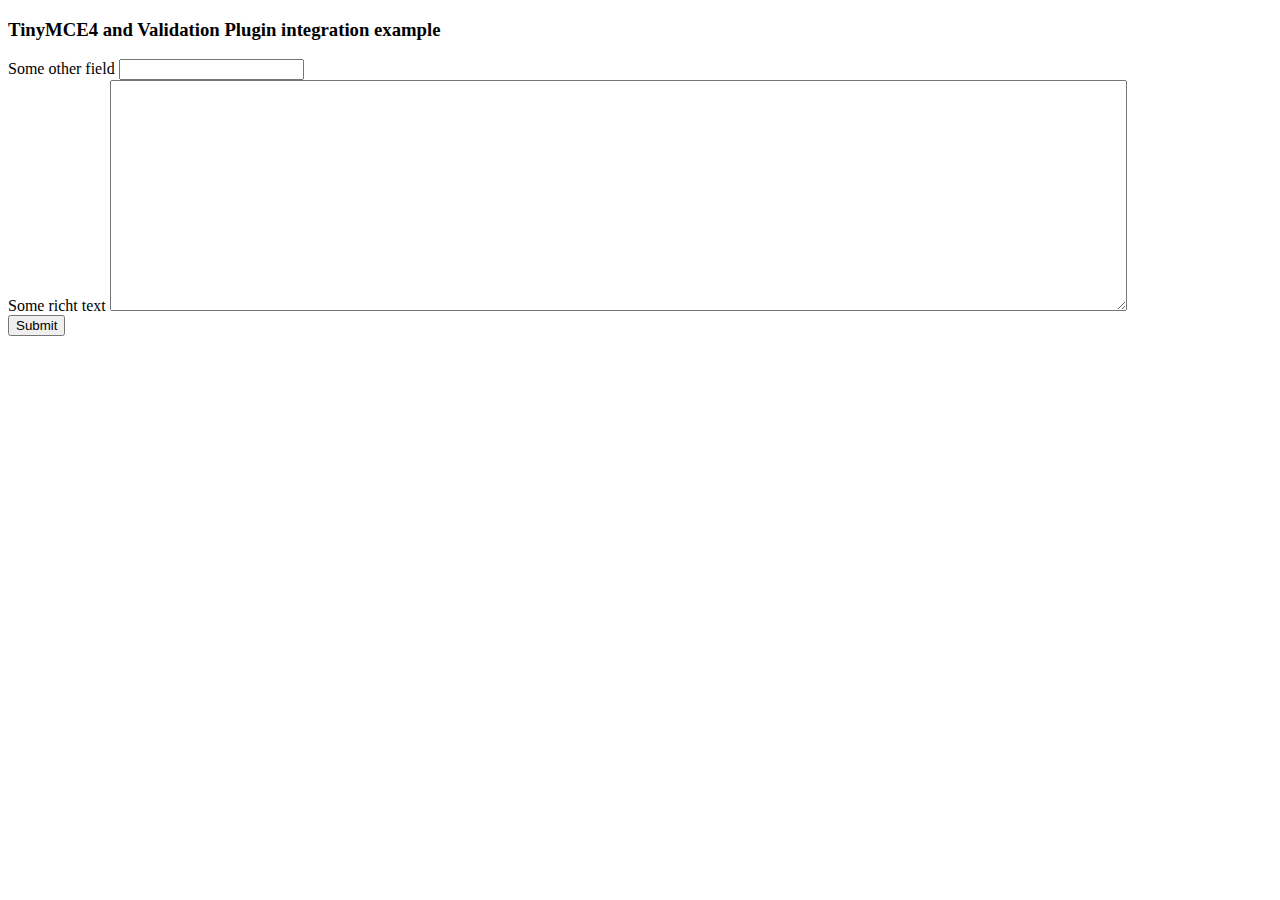
<file: jquery-validation-1.19.5/demo/tinymce4/index.html>
<!doctype html>
<html lang="en">
<head>
	<meta charset="utf-8">
	<title>jQuery Validation plugin: integration with TinyMCE</title>
	<script src="../../lib/jquery.js"></script>
	<script src="../../dist/jquery.validate.js"></script>
	<script src="//tinymce.cachefly.net/4.1/tinymce.min.js"></script>
	<script>
	tinymce.init({
		mode: "textareas",

		setup: function(editor) {
			editor.on('change', function(e) {
				tinymce.triggerSave();
				$("#" + editor.id).valid();
			});
		}

	});
	$(function() {
		var validator = $("#myform").submit(function() {
			// update underlying textarea before submit validation
			tinyMCE.triggerSave();
		}).validate({
			ignore: "",
			rules: {
				title: "required",
				content: "required"
			},
			errorPlacement: function(label, element) {
				// position error label after generated textarea
				if (element.is("textarea")) {
					label.insertAfter(element.next());
				} else {
					label.insertAfter(element)
				}
			}
		});
		validator.focusInvalid = function() {
			// put focus on tinymce on submit validation
			if (this.settings.focusInvalid) {
				try {
					var toFocus = $(this.findLastActive() || this.errorList.length && this.errorList[0].element || []);
					if (toFocus.is("textarea")) {
						tinyMCE.get(toFocus.attr("id")).focus();
					} else {
						toFocus.filter(":visible").focus();
					}
				} catch (e) {
					// ignore IE throwing errors when focusing hidden elements
				}
			}
		}
	})
	</script>
	<!-- /TinyMCE -->
</head>
<body>
<form id="myform" action="">
	<h3>TinyMCE4 and Validation Plugin integration example</h3>
	<label>Some other field</label>
	<input name="title">
	<br>
	<label>Some richt text</label>
	<textarea id="content" name="content" rows="15" cols="80" style="width: 80%"></textarea>
	<br>
	<input type="submit" name="save" value="Submit">
</form>
</body>
</html>
</file>
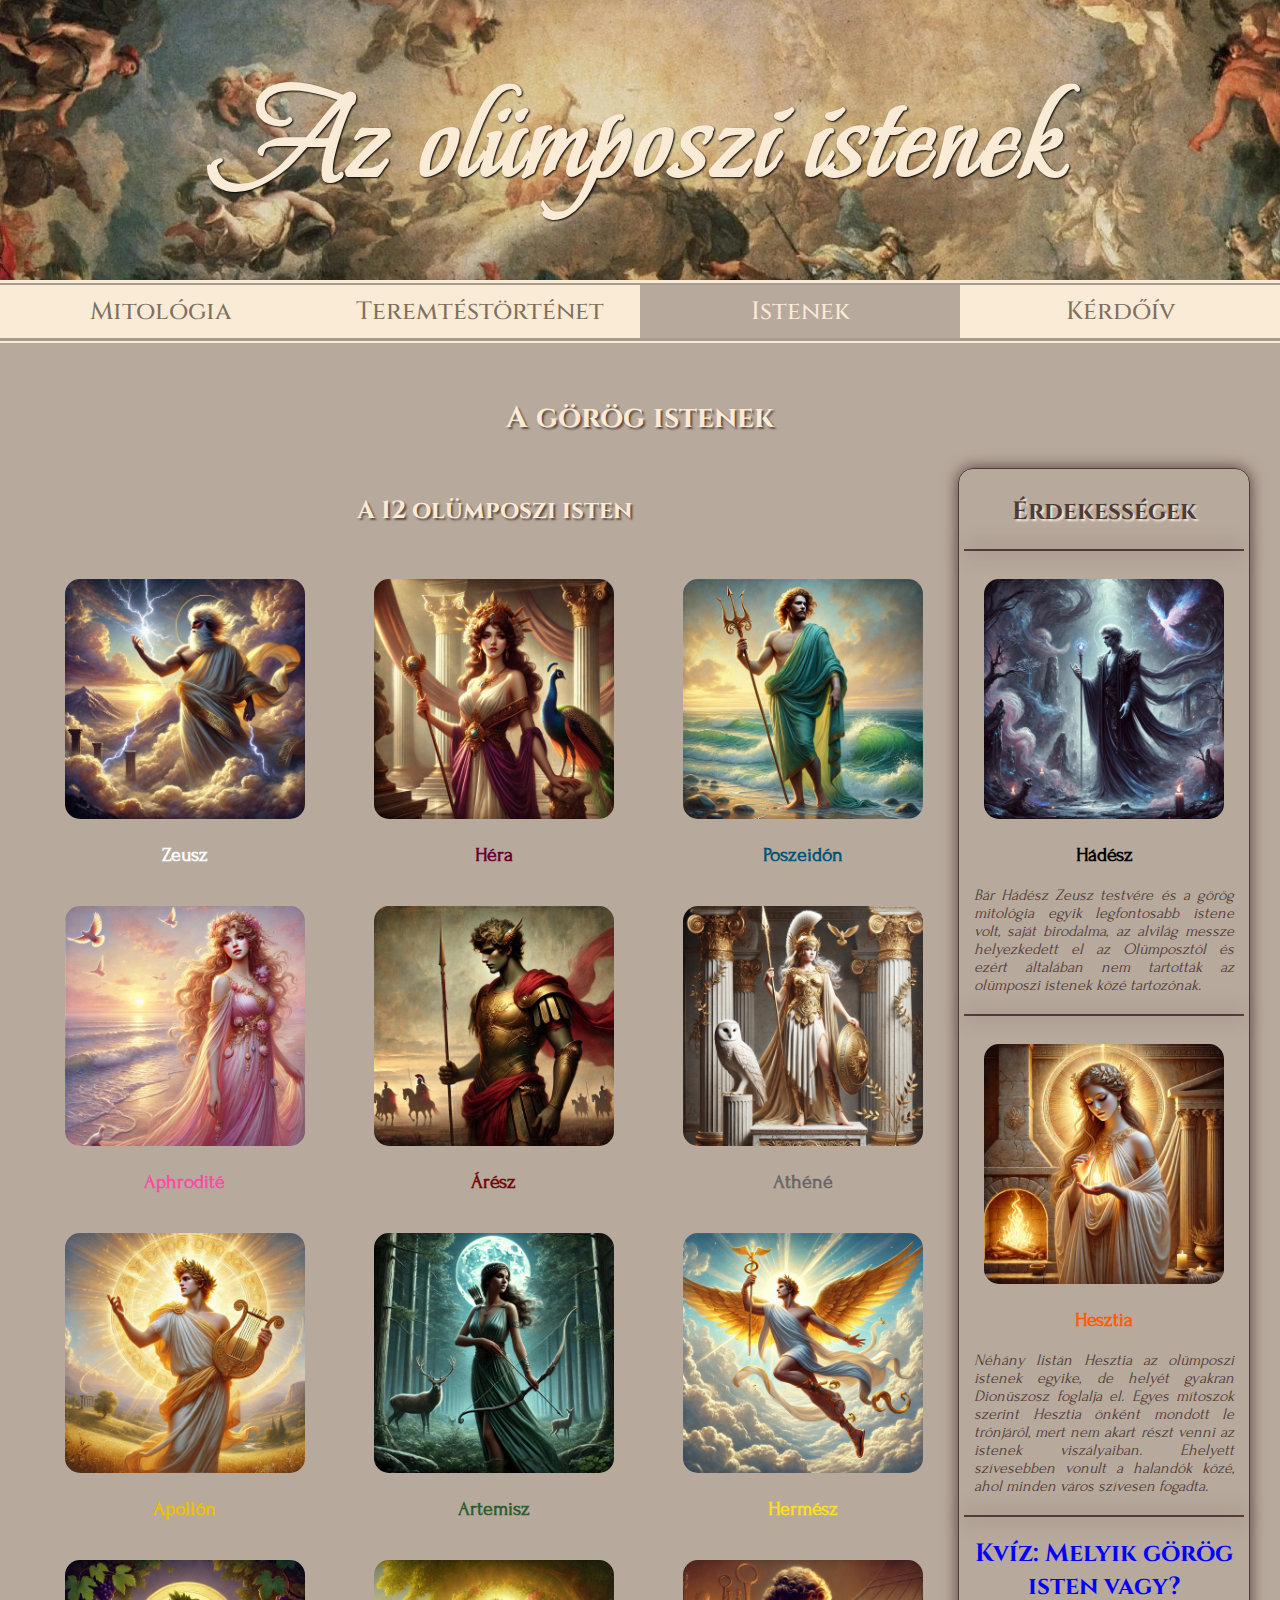
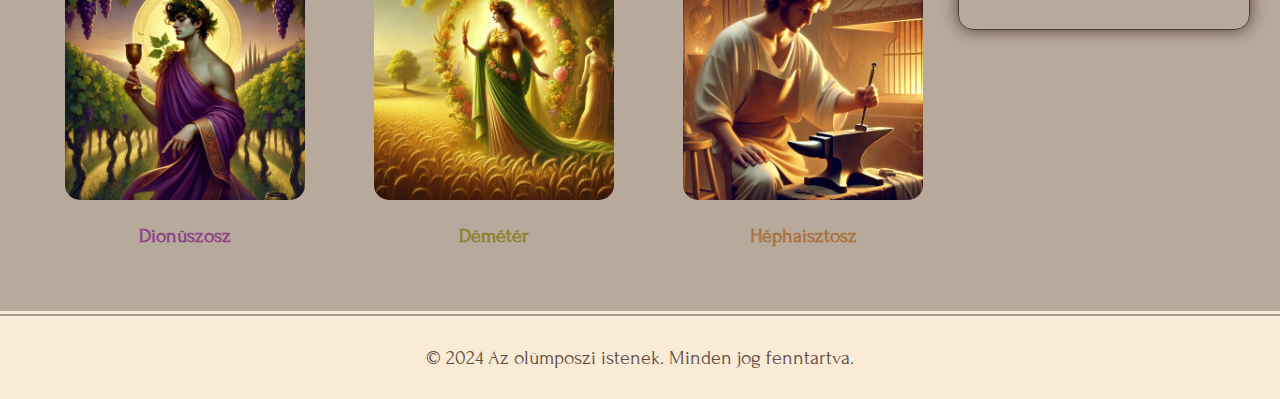
<file: istenek.html>
<!DOCTYPE html>
<html lang="hu">

<head>
    <meta charset="UTF-8">
    <meta name="viewport" content="width=device-width, initial-scale=1.0">
    <meta name="description" content="A görög mitológia és a görög istenek">
    <meta name="author" content="Erdei Nóra">
    <meta name="copyright" content="Az oldal oktatási célokra jött létre">
    <link rel="stylesheet" href="gorog_istenek.css">
    <link rel="icon" type="image/x-icon" href="kepek/egyeb/favicon.png">
    <title>Az olümposzi istenek</title>
</head>

<body>

    <header>
        <h1 id="focim">Az olümposzi istenek</h1>
    </header>

    <div>
        <nav>
            <ul>
                <li><a href="index.html">Mitológia</a></li>
                <li><a href="tortenet.html">Teremtéstörténet</a></li>
                <li><a href="#" class="active">Istenek</a></li>
                <li><a href="kerdoiv.html">Kérdőív</a></li>
            </ul>
        </nav>
    </div>

    <div class="container">
        <main>
            <h2 class="alcim">A görög istenek</h2>
            <div class="tartalom">

                <aside class="aside">

                    <h2>Érdekességek</h2>
                    <hr>
                    <div>
                        <figure class="isten-kepek"><img src="kepek/menu3/hadesz.png" alt="Hádész" id="hadesz"
                                onclick="felugroSzoveg('hiddenHadesz')">
                            <figcaption style="color: black;">Hádész</figcaption>
                        </figure>
                        <p id="hiddenHadesz" style="display: none;">
                            Az alvilág és a holtak ura, aki a halál utáni rendet felügyeli. Bár gyakran félelmetesnek
                            tartják, ő igazságosan és szigorúan őrzi a birodalmát, és gondoskodik a lelkek végső
                            nyugalmáról.
                        <p>
                    </div>
                    <p class="erdekessegek">
                        Bár Hádész Zeusz testvére és a görög mitológia egyik legfontosabb istene volt, saját birodalma,
                        az alvilág messze helyezkedett el az Olümposztól és ezért általában nem tartották az olümposzi
                        istenek közé tartozónak.
                    </p>
                    <hr>
                    <div>
                        <figure class="isten-kepek"><img src="kepek/menu3/hesztia.png" alt="Hesztia" id="hesztia"
                                onclick="felugroSzoveg('hiddenHesztia')">
                            <figcaption style="color: #ff5c00;">Hesztia</figcaption>
                        </figure>
                        <p id="hiddenHesztia" style="display: none;">
                            A családi tűzhely és az otthon istennője. Ő őrzi a békét és harmóniát az istenek és emberek
                            között.
                        <p>
                    </div>
                    <p class="erdekessegek">
                        Néhány listán Hesztia az olümposzi istenek egyike, de helyét gyakran Dionüszosz foglalja el.
                        Egyes mítoszok szerint Hesztia önként mondott le trónjáról, mert nem akart részt venni az
                        istenek viszályaiban. Ehelyett szívesebben vonult a halandók közé, ahol minden város szívesen
                        fogadta.
                    </p>
                    <hr>
                    <h2 id="melyik-teszt"><a href="teszt.html">Kvíz: Melyik görög isten vagy?</a></h2>
                </aside>

                <article class="istenek">
                    <h2>A 12 olümposzi isten</h2>
                    <div>
                        <figure class="isten-kepek"><img src="kepek/menu3/zeusz.png" alt="Zeusz" id="zeusz"
                                onclick="felugroSzoveg('hiddenZeusz')">
                            <figcaption style="color: white;">Zeusz</figcaption>
                        </figure>
                        <p id="hiddenZeusz" class="hidden-text" style="display: none;">A főisten, az ég és a villámok
                            ura,
                            az istenek királya.
                            Ő tartja fenn a rendet és igazságot, és gyakran avatkozik be az emberek és istenek életébe.
                        </p>
                    </div>

                    <div>
                        <figure class="isten-kepek"><img src="kepek/menu3/hera.png" alt="Héra" id="hera"
                                onclick="felugroSzoveg('hiddenHera')">
                            <figcaption style="color: #660033;">Héra</figcaption>
                        </figure>
                        <p id="hiddenHera" class="hidden-text" style="display: none;">Zeusz felesége, a házasság és a
                            család istennője. Ő védelmezi a nők életét és a házassági hűséget, bár maga is gyakran
                            féltékeny és bosszúálló.
                        </p>
                    </div>


                    <div>
                        <figure class="isten-kepek"><img src="kepek/menu3/poszeidon.png" alt="Poszeidón"
                                id="poszeidon" onclick="felugroSzoveg('hiddenPoszeidon')">
                            <figcaption style="color: #005477;">Poszeidón</figcaption>
                        </figure>
                        <p id="hiddenPoszeidon" class="hidden-text" style="display: none;">A tengerek, földrengések és
                            lovak istene. A tridentjével képes viharokat kelteni vagy lecsendesíteni a tengert.
                    </div>


                    <div>
                        <figure class="isten-kepek"><img src="kepek/menu3/aphrodite.png" alt="Aphrodité"
                                id="aphrodite" onclick="felugroSzoveg('hiddenAphrodite')">
                            <figcaption style="color: #fc4ca4;">Aphrodité</figcaption>
                        </figure>
                        <p id="hiddenAphrodite" class="hidden-text" style="display: none;">A szerelem, szépség és vágy
                            istennője. Sármja és varázsa képes mindenkit megbabonázni, még az isteneket is.
                    </div>

                    <div>
                        <figure class="isten-kepek"><img src="kepek/menu3/aresz.png" alt="Árész" id="aresz"
                                onclick="felugroSzoveg('hiddenAresz')">
                            <figcaption style="color: #780606;">Árész</figcaption>
                        </figure>
                        <p id="hiddenAresz" class="hidden-text" style="display: none;">A háború és az indulatok istene.
                            Szenvedélyes és harcias, ám gyakran kiszámíthatatlan és veszedelmes.
                        </p>
                    </div>

                    <div>
                        <figure class="isten-kepek"><img src="kepek/menu3/athene.png" alt="Athéné" id="athene"
                                onclick="felugroSzoveg('hiddenAthene')">
                            <figcaption style="color: #676767;">Athéné</figcaption>
                        </figure>
                        <p id="hiddenAthene" class="hidden-text" style="display: none;">A bölcsesség, stratégiai háború
                            és kézművesség istennője. Zeusz fejéből pattant ki, és mindig igazságos döntéseket hoz.
                        </p>
                    </div>

                    <div>
                        <figure class="isten-kepek"><img src="kepek/menu3/apollon.png" alt="Apollón" id="apollon"
                                onclick="felugroSzoveg('hiddenApollon')">
                            <figcaption style="color: #efbf04;">Apollón</figcaption>
                        </figure>
                        <p id="hiddenApollon" class="hidden-text" style="display: none;">A művészetek, jóslás, gyógyítás
                            és napfény istene. Ő a múzsák vezetője és az igazság hirdetője.
                        </p>
                    </div>

                    <div>
                        <figure class="isten-kepek"><img src="kepek/menu3/artemisz.png" alt="Artemisz" id="artemisz"
                                onclick="felugroSzoveg('hiddenArtemisz')">
                            <figcaption style="color: #2c5f34;">Artemisz</figcaption>
                        </figure>
                        <p id="hiddenArtemisz" class="hidden-text" style="display: none;">A vadászat, a hold és a vadon
                            istennője, valamint a szülés védelmezője. Fegyverzetével és hűséges nimfáival őrzi az
                            érintetlen természetet és az állatok világát.
                        </p>
                    </div>

                    <div>
                        <figure class="isten-kepek"><img src="kepek/menu3/hermesz.png" alt="Hermész" id="hermesz"
                                onclick="felugroSzoveg('hiddenHermesz')">
                            <figcaption style="color: #ffde21;">Hermész</figcaption>
                        </figure>
                        <p id="hiddenHermesz" class="hidden-text" style="display: none;">Az utazók, tolvajok, kereskedők
                            és hírvivők istene. Szárnyas saruival gyorsan közvetít az istenek között, és az alvilág
                            vezetője is.
                        </p>
                    </div>

                    <div>
                        <figure class="isten-kepek"><img src="kepek/menu3/dionuszosz.png" alt="Dionüszosz"
                                id="dionuszosz" onclick="felugroSzoveg('hiddenDionuszosz')">
                            <figcaption style="color: #8e4585;">Dionüszosz</figcaption>
                        </figure>
                        <p id="hiddenDionuszosz" class="hidden-text" style="display: none;">A bor, a mámor, a színház és
                            az ünnepek istene. Az életöröm, a művészetek és a határokat feszegető szabadság
                            megtestesítője.
                        </p>
                    </div>

                    <div>
                        <figure class="isten-kepek"><img src="kepek/menu3/demeter.png" alt="Démétér" id="demeter"
                                onclick="felugroSzoveg('hiddenDemeter')">
                            <figcaption style="color: #8e812f;">Démétér</figcaption>
                        </figure>
                        <p id="hiddenDemeter" class="hidden-text" style="display: none;">A földművelés, a termékenység
                            és a gabona istennője. Az évszakok váltakozása hozzá kötődik, mivel lánya, Perszephoné,
                            időszakosan alvilági fogságban van.
                        </p>
                    </div>
                    <div>
                        <figure class="isten-kepek"><img src="kepek/menu3/hephaisztosz.png" alt="Héphaisztosz"
                                id="hephaisztosz" onclick="felugroSzoveg('hiddenHephaisztosz')">
                            <figcaption style="color: #a9723f;">Héphaisztosz</figcaption>
                        </figure>
                        <p id="hiddenHephaisztosz" class="hidden-text" style="display: none;">A kovácsmesterség, a tűz
                            és a vulkánok istene. Bár külsőleg nem tökéletes, ő készíti a legpompásabb fegyvereket és
                            ékszereket.
                        </p>
                    </div>

                </article>
            </div>
        </main>
    </div>
    <script src="gorog_istenek.js"></script>

    <footer>
        <p>&copy; 2024 Az olümposzi istenek. Minden jog fenntartva.</p>
    </footer>

</body>

</html>
</file>
<file: gorog_istenek.css>
@import url('https://fonts.googleapis.com/css2?family=Beau+Rivage&display=swap');

@import url('https://fonts.googleapis.com/css2?family=Cinzel:wght@400..900&display=swap');

@import url('https://fonts.googleapis.com/css2?family=Forum&display=swap');

@import url('https://fonts.googleapis.com/css2?family=Indie+Flower&display=swap');

/*ALAPBEÁLLÍTÁSOK*/
*{
    box-sizing: border-box;
}

html{
    padding: 0px;
    margin: 0px;
    scroll-behavior: smooth;
}

.container{
    display: flex;
    flex-direction: column;
    flex-wrap: wrap;
    justify-content: space-around;
}

body{
    background-color: #b8a99d;
    padding: 0px;
    margin: 0px;
}

article{
    padding-bottom: 1.5em;
}

main{
    font-family: "Forum", serif;
    padding: 0px;
    margin: 20px 30px 20px 30px;
    padding-top: 5px; 
}

header{
    display: flex;
    background-image: url("kepek/egyeb/header_image.jpg");
    background-position: center;
    background-size: cover;
    background-repeat: no-repeat;
    justify-content: center;
    align-items: center;
    flex-basis: 100%;
    height: 280px;
    padding: 0px;
    margin: 0;
}

footer{
    text-align: center;
    display: flex;
    justify-content: center;
    align-items: center;
    font-family: "Forum", serif;
    font-size: 20px;
    padding: 10px;
    background-color: antiquewhite;
    color: #5d4b42;
    border-top: 5px ridge antiquewhite;
}

/*CÍMEK*/

#focim{
    text-align: center;
    color: antiquewhite;
    font-family: "Beau Rivage", serif;
    text-shadow: 1px 1px 2px black;
    font-weight: bold;
    font-style: normal;
    letter-spacing: 4px;
    font-size: 10vw;
}

h2{
    font-family:"Cinzel",serif;
    font-weight: bold;
    color:antiquewhite;
    font-size: 25px;
}

.alcim{
    text-align: center;
    font-size: 30px;
    color: antiquewhite;
    text-shadow: 2px 2px 2px #5d4b42;
    margin: 30px 0 30px 0;
}

/*NAVIGATION*/

nav{
    display: flex;
    justify-content: space-evenly;
    align-items: center;
    background-color: antiquewhite;
    border-bottom: 5px groove antiquewhite;
    border-top: 5px ridge antiquewhite;
    flex-basis: 100%;
}

nav ul{
    display: flex;
    flex-direction: column;
    list-style-type: none;
    margin: 0;
    padding: 0;
    background-color: antiquewhite;
    justify-content: space-evenly;
    flex: 1 1 100%;
}

nav li{
    flex: 1 1 100%;
}

nav a{
    flex: 1 1 100%;
    display: flex;
    justify-content: center;
    align-items: center;
    text-align: center;
    text-decoration: none;
    padding: 10px;
    font-family:"Cinzel",serif;
    color: #7f6f5f;
    font-size: 25px;
    font-weight: 500;

}

nav a:hover{
    background-color: #b8a99d;
    transition: 0.5s;
    color: antiquewhite;
}

.active{
    background-color: #b8a99d;
    color: antiquewhite;
}

/*SZÍNEK 1.o.*/
.gorog-mitologia1, .gorog-mitologia2, .gorog-mitologia3{
    border: 5px ridge rgb(204, 204, 204);
    background-color: #dcdcdc;
    border-radius: 15px;
    padding: 0;
    padding: 20px;
    margin: 10px 0 10px 0;
    flex-basis: 100%;
}

.gorog-mitologia1{
    order: 1;
}

.gorog-mitologia2{
    order: 4;
}

.gorog-mitologia3{
    order: 5;
}

.boxcim{
    color: #333333;
}
.gorog-mitologia3 span{
    color: goldenrod;
    font-weight: bold;
}

/*KÉPEK*/
figure{
    text-align: center;
    max-width: 100%;
}
.tortenet-kep img{
    max-width: 80%;
    border-radius: 15px;
    border: 5px ridge antiquewhite;
    /*width: 350px;*/
    box-shadow: 5px 5px 10px black;
}
.tortenet-kep img:hover{
    box-shadow: -5px 5px 10px black;
    transition: 0.5s;
    transform: scale(1.05);
}

.szobor1 img, .szobor2 img{
    max-width: 100%;
    border: 0;
}

.szobor1{
    flex-flow: 1;
    flex-basis: 49%;
    order: 3;
}

.szobor2{
    flex-flow: 1;
    flex-basis: 49%;
    order: 2;
}
.szobor1 img:hover, .szobor2 img:hover{
    transition: 0.3s;
    transform: scale(1.05);

}

figure{
    margin: 0;
}

/*KÉPSZÖVEGEK*/

.tortenet-kep figcaption{
    text-align: center;
    font-style: italic;
    font-size: small;
    margin-top: 10px;
}

p{
    text-align: justify; /*legyen sorkizárt a szöveg*/
}

/*Első oldal flexbeállításai és egyéb*/
.egymasmellett, .egymasmellett2{
    display: flex;
    flex-wrap: wrap;
    align-items: center;
    justify-content: center;
}

/*KÉPGALÉRIA*/

.slider{
    width: 100%;
    margin: 20px auto 50px auto;
}

.slick-slide {
    margin: 0px 5px;
    
}

.slick-slide img {
    width: 100%;
    border-radius: 15px;
}

.slick-prev:before,
.slick-next:before {
    color: #333333;
}

.slick-slide {
    transition: all ease-in-out .3s;
    opacity: .3;
}

.slick-active {
    opacity: .5;
}

.slick-center{
    opacity: 1;

}

.slick-center img {
    padding: 0;
    border: 1px solid black;
    box-shadow: 2px 2px 2px #513B37;
    transition: transform 0.3s ease, box-shadow 0.3s ease;
}

/*Második oldal flexbeállításai és egyéb*/

.szoveg h2, .kviz h2{
    color: antiquewhite;
    text-shadow: 2px 2px 2px #5d4b42
}
.teremtes-bevezetes{
    background-color: antiquewhite;
    padding: 20px;
    border-radius: 15px;
    border: 5px ridge antiquewhite;
}
hr{
    border: 1px solid #513B37;
    color: #513B37;
    box-shadow: 0 0 20px #513B37;
}

/*Harmadik oldal további beállítások*/
.isten-kepek img{
    max-width: 240px;
    margin: 20px;
    border-radius: 15px;
    cursor: pointer;
}

.istenek{
    display: flex;
    flex-direction: column;
    flex-wrap: wrap;
    justify-content: center;
    order: 1;
}

.isten-kepek figcaption{
    margin: 0 0 20px 0;
    padding: 0px;
    font-size: 20px;
    font-style: normal;
    color: antiquewhite;
    font-weight: bold;
}

.tartalom{
    display: flex;
    flex-direction: column;
    flex-wrap: wrap;
    justify-content: center;
}
.aside{
    border: 1px solid #513B37;
    box-shadow: 0 0 16px #513B37;
    border-radius: 15px;
    padding: 5px;
    text-align: center;
    color: antiquewhite;
    order: 2;
    height: fit-content;
}
.aside h2{
    color:#513B37;
    text-shadow: 2px 2px 2px antiquewhite;
}
.erdekessegek{
    margin: auto 20px 20px 20px;
    font-style: italic;
    color: #513B37;
}
.istenek h2{
    width: 100%; margin: 25.750px 0 20.750px 0; text-align: center; 
    text-shadow: 2px 2px 2px #5d4b42;
}

/*.tartalom div p{
    width: 280px;
    height: 100px;
    padding: 20px;
}*/

#melyik-teszt a{
    text-decoration: none;
    color: blue;
    text-shadow: none;
}
.aside #melyik-teszt a:hover{
    font-size: 26px;
    transition: 0.3s;
    color: white;
    text-shadow: 0 0 20px blue;
}

/*KVÍZ*/
.alcim a{
    text-decoration: none;
    font-size: 15px;
    text-shadow: none;
    color: blue;
}
.alcim a:hover{
    font-size: 17px;
    transition: 0.3s;
    color: white;
    text-shadow: 0 0 20px blue;
}
.kviz-valaszok-kep{
    display: flex;
    flex-wrap: wrap;
    flex-direction: row;
    justify-content: center;
}

.kviz-valaszok-kep img{
    width: 200px; 
}

.kviz-valaszok-kep p{
    flex-direction: row;
    margin: auto 20px 20px 20px;
}

button{
    background-color: blue;
    color: white;
    border: 0;
    border-radius: 15px;
    padding: 10px;
    font-size: 18px;
    font-weight: bold;
    cursor: pointer;
    font-variant: small-caps;
    font-family: "Cinzel", serif;
}

button:hover{
    transform: scale(1.05);
    transition: .3s;
    background-color: white;
    color: blue;
    font-size: larger;
    box-shadow: 0 0 15px blue;

}
.kviz input[type=radio]{
    accent-color: blue;
}
.kviz-gomb{
    text-align: center;
}

.kviz img{
    border-radius: 15px;
}
.kviz img:hover{
    transform: scale(1.03);
    transition: 0.3s;
}
#tesztZeusz, #tesztPoszeidon, #tesztHera, #tesztAthene{
    background-color: goldenrod;
    padding: 20px;
    border-radius: 15px;
    margin: auto 5% 5% 5%;
    color: white;
    box-shadow: 1px 1px 20px white;
}
/*-------------------------------------*/


/*NYEREMÉNYJÁTÉK*/
.nyeremeny{
    display: flex;
    flex-wrap: wrap;
    align-items: center;
    justify-content: center;
}
.bevezetes{
    font-size: 18px;
}
.nyeremeny ul li{
    list-style-type: square;
}
.nyeremeny ul{
    border-left: 5px ridge antiquewhite;
}
video{
    max-width: 100%;
    border-radius: 30px;
}

.kerdoiv{
    padding: 1em;
    background-color: #f3f9ff;
    background-clip: padding-box; /*azért, hogy a háttér ne lépje túl a paddinget*/
    border-style: solid;
    border-width: 10px;
    border-color: transparent;
    border-image: url(kepek/egyeb/paper-border.png) 30 round;
    max-width:fit-content;
    margin: 2em auto;
    font-family: 'Indie Flower', cursive;
}
label.error {
    color: #FB3A3A;
}
.gombok{
    display: flex; 
    justify-content: space-between;
}
.kicsi-link{
    color: goldenrod;
}
.kicsi-link:hover{
    color: #FFD700;
}
.kerdoiv-span{
    color: #FFD700;
    font-weight: bold;
    font-variant: small-caps;
    font-size: 120%;
}
textarea, input[type=text], input[type=email], input[type=date], input[type=tel]{
    padding: 5px 20px 5px 20px;
    width: 50%;
    border-radius: 10px;
    color: goldenrod;
    border: 1px solid goldenrod;
}
input[type=date]{
    cursor: pointer;
}
select{
    padding: 5px 0px 5px 0px;
    width: 50%;
    border-radius: 10px;
    color: goldenrod;
    border: 1px solid goldenrod;
    cursor: pointer;  
}

input[type=range]{
    width: 50%;
    accent-color: goldenrod;
    cursor: pointer;
}

input[type=radio]{
    accent-color: goldenrod;
    cursor: pointer;
}

input[type=checkbox]{
    accent-color: goldenrod;
    cursor: pointer;
}
input[type=submit]{
    background-color: goldenrod;
    border: 0;
    box-shadow: 1px 1px 1px black;
    border-radius: 15px;
    padding: 10px;
    font-size: 18px;
    font-weight: bold;
    cursor: pointer;
    font-variant: small-caps;
    font-family: "Cinzel", serif;
}
input[type=submit]:hover{
    transform: scale(1.03);
    box-shadow: 3px 3px 3px black;
}

input[type=reset]{
    background-color: grey;
    border: 0;
    box-shadow: 1px 1px 1px black;
    border-radius: 15px;
    padding: 10px;
    font-size: 18px;
    font-weight: bold;
    cursor: pointer;
    font-variant: small-caps;
    font-family: "Forum", serif;
}
input[type=reset]:hover{
    transform: scale(1.03);
    box-shadow: 3px 3px 3px black;
}
/*-------------------------------------*/


/* tabletre vonatkozó beállítások */
@media only screen and (min-width: 600px){

    .szobor1{
        flex-basis: 49%; 
    }
    .szobor2{
        flex-basis: 49%;
    }

    main{
        margin: 20px 30px 20px 30px;
    }

    .istenek{
        flex-direction: row;
        justify-content: space-around;
    }
    /*KVÍZ*/
    .kviz-valaszok-kep img{
        width: 240px; 
    }

}

/* számítógépre vonatkozó beállítások */
@media only screen and (min-width: 768px){

    nav ul{
        flex-direction: row;
    }

    .szobor1, .szobor2{
        flex-grow: 1;
        flex-basis: 29%;
        max-width: 500px;
    }

    .gorog-mitologia1{
        flex-grow: 1;
        flex-basis: 69%;
        order: 1;
        margin: 5px 0 5px 0;
    }
    .gorog-mitologia2{
        flex-grow: 1;
        flex-basis: 69%;
        order: 4;
        margin: 5px 0 5px 0;
    }

    .szobor1{
        order: 2;
    }

    .szobor2{
        order: 3;
    }

    .szobor1 img, .szobor2 img{
        width: 300px;
    }

    /*MÁSODIK OLDAL*/
    .szoveg{
        flex-grow: 1;
        flex-basis: 50%;
        padding: 0 25px 0 25px;
    }

    .egymasmellett2{
        flex-direction: row-reverse;
    }

    .tortenet-kep img{
        max-width: 350px;
    }

    .tortenet-kep{
        flex-grow:1;
        margin: 20px 0 20px 0;
    }

    main{
        margin: 20px 30px 20px 30px;
    }

    /*Harmadik oldal*/
    .tartalom{
        display: flex;
        flex-wrap: nowrap;
        flex-direction: row;
    }

    .aside{
        order: 1;
        height: fit-content;
        margin: 0;
    }

    .istenek{
        order: 0;
    }
    
    .istenek h2{
        margin-bottom: 32px;
    }

    .erdekessegek{
        margin: auto auto 20px auto;
        width: 260px;
    }


    /*NYEREMÉNYJÁTÉK*/
    .nyeremeny{
        flex-direction: row;
    }
    .nyeremeny div{
        flex-basis: 49%;
    }
    .video-melletti-szoveg{
        padding: 20px;
    }
    video{
        padding: 20px;
        border-radius: 40px;
    }
    /*KVÍZ*/
    .kviz-valaszok-kep img{
        width: 260px; 
    }
    
}
</file>
<file: jquery-validation-1.19.5/demo/marketo/stylesheet.css>
:-moz-any-link :focus {
	outline: none;
}

:focus {
	-moz-outline-style: none;
	outline: none;
}

body {
	font-size: 80%;
	margin: 0;
	padding: 0;
	font-family: tahoma, geneva, sans-serif;
	background-color: #000000;
}

a {
	color: #0653AB;
	outline: 0px;
	text-decoration: none;
}

a:hover {
	outline: 0px;
	text-decoration: underline;
}

img {
	border: 0px;
}

/* s1.0 - Page Containers */
#letterbox {
	margin: 10px auto;
	width: 883px;
	background-color: #364158;
	border: 8px solid #D4D4D4;
	padding: 1px 1px 10px 1px;
}

#header-background {
	background: url(images/back_nav_blue.gif) repeat-x;
	margin: 0px auto;
	padding: 0px;
	height: 73px;
	width: 883px;
	border-top: 4px solid #CCEAFE;
	border-bottom: 4px solid #D4D4D4;
}

#page-container {
	width: 866px;
	margin: 0px auto;
	margin-top: 33px; /* pad from top menu to actions buts*/
	margin-bottom: -11px;
	padding-top: 8px;
	padding-bottom: 8px;
	background-color: #D4D4D4; /* light grey*/
	border-right: 1px solid #464646;
}

#page-content-inner {
	width: 849px;
	margin: 0px auto;
	border-top: 1px solid #9F9FA0;
	border-left: 1px solid #A2A09A;
	background-color: #F4F1E9;
	position: relative;
}

#page-content-inner #col-left {
	width: 210px;
	float: left;
	background-color: #F4F1E9;
}

#page-content-inner #col-main {
	width: 639px;
	background-color: #ffffff;
	position: absolute;
	right: 0px;
	top: 0px;
}

#footer-container {
	width: 866px;
	position: relative;
	left: 8px;
	padding: 2px 0px 10px 0px;
	background-color: #D4D4D4; /* light grey*/
}

/* s2.0 - Global navigation bar */
.nav-global-container {
	width: 880px;
	margin: 0px auto;
	position: relative;
}

* html .nav-global-container { /* ie6 fix*/
	margin-bottom: -6px;
}

.login {
	position: absolute;
	right: 20px;
	text-align: center;
}

.login a,.login a span {
	display: block;
	height: 18px;
	font-size: 11px;
	background: url(images/login-sprite.gif) right -5px no-repeat;
	text-decoration: none;
	font-weight: bold;
	padding: 5px 10px 5px 10px;
	position: relative;
}

.login a:hover {
	color: #000000;
	text-decoration: underline;
}

div.login a span {
	background-position: left -105px;
	width: 4px;
	position: absolute;
	top: 0px;
	left: 0px;
	padding: 5px 0px 5px 0px;;
}

div.login a:hover span {

}

.logo {
	float: left;
	margin: 0px 0px -5px 0px; /* neg marging for ie6 */
}

.logo img {
	border: 0px;
	margin-left: -1px;
}

.nav-global {
	float: left;
	width: 645px;
	margin: 40px 0px 0px 40px;
	background-color: transparent;
}

.nav-global ul {
	margin: 0px;
	padding: 0px;
	list-style: none;
}

.nav-global li {
	float: left;
	white-space: nowrap;
}

div.nav-global li a,div.nav-global li a span {
	background-image: url(images/tab-sprite.gif);
	background-position: right 100px;
	background-repeat: no-repeat;
	height: 32px;
	color: #666666;
	text-decoration: none;
	font: bold 16px 'trebuchet ms';
	margin-right: 15px;
	display: block;
	position: relative;
	padding: 7px 15px 0px 15px;
}

div.nav-global li a:hover {
	background-position: right 0px;
	color: #333333;
}

div.nav-global li a:hover span {
	background-position: left -100px;
	display: block !important;
}

div.nav-global li a span {
	background-position: left 150px;
	width: 4px;
	position: absolute;
	left: 0px;
	top: 0px;
	padding: 7px 0px 0px 0px;
}

body.safari div.nav-global li a span {
	display: none;
}

div.nav-global li a.on,div.nav-global li a.on:hover {
	background-position: right -55px;
	color: #FFFFFF;
}

div.nav-global li a.on span,div.nav-global li a.on:hover span {
	background-position: left -155px;
	display: block !important;
}

div.action-container {
	position: relative;
	top: -45px;
	cursor: pointer;
}

div.action-icon-container {
	position: absolute;
	top: -17px;
	left: -17px;
	z-index: 10;
	width: 100px;
	height: 100px;
	overflow: hidden;
}

div.action-icon {
	border: 0px;
	position: absolute;
	top: -0px;
	left: 0px;
}

div.action-button-container {
	height: 106px;
	width: 180px;
	overflow: hidden;
	position: absolute;
	top: 0px;
	left: 0px;
	z-index: 5;
}

img.action-icon {
	border: 0px;
	position: absolute;
	top: 0px;
	left: 0px;
	z-index: 0
}

div.action-text {
	z-index: 20;
	color: #FFFFFF;
	position: absolute;
	left: 40px;
	top: 12px;
	font: 14px tahoma, geneva;
	padding-top: 30px;
}

div.bigbuttons {
	top: -20px;
}

div.action-header {
	z-index: 21;
	position: absolute;
	left: 40px;
	top: 10px;
}

div.action-header b {
	font: bold 17px tahoma, geneva;
	display: block;
	margin-bottom: 10px;
	color: #0b2c89;
	position: absolute;
	top: 0px;
	left: 0px;
	width: 130px;
}

div.action-header b.shadow {
	top: 1px;
	left: 1px;
	color: #d5d5d5;
}

img.action-button {
	position: relative;
}

div.hover img.action-button {
	top: -131px;
}

div.on img.action-button {
	top: -261px;
}

/* s3.0 - top of content Action Buttons */
.action-buttons {
	width: 100%; /* ie6 requires */
}

.action-buttons ul {
	position: relative;
	padding: 0px;
}

.action-buttons li {
	position: relative; /* ie6 fix */
	float: left;
	list-style: none;
	text-align: center;
	line-height: 16px;
	margin: -61px 0px 0px 0px;
}

.action-home li {
	margin: -49px 0px 0px 0px;
}

.action-buttons  a {
	display: block;
	height: 110px;
	width: 175px;
	padding: 14px 0px 0px 25px;
	text-decoration: none;
	font-size: 12px;
	font-weight: bold;
	color: #ffffff;
}

.action-buttons li span {
	color: #053880;
	line-height: 47px;
	font-size: 17px;
}

div.action-bottom {
	margin: 15px 0px 10px 0px;
	float: left;
}

div.action-bottom a {
	height: 61px;
	width: 178px;
	border: 0px;
	background: url(images/action-bottom.gif) no-repeat 0px 0px;
	color: #0b2c89;
	float: left;
	position: relative;
	font: bold 17px tahoma, geneva;
	text-decoration: none;
	margin-right: 10px;
}

div.action-bottom a span {
	position: absolute;
	top: 15px;
	left: 40px;
}

div.action-bottom a span.shadow {
	top: 16px;
	left: 41px;
	color: #d4d4d4;
}

.line-grey {
	background: url(images/line-grey.gif) 0 0 repeat-x;
	height: 2px;
	margin: 8px 25px 20px 0;
}

/* s4.0 - Home Hero Area */
.hero-background {
	position: relative;
	width: 880px;
	background: url(images/back_home-hero.jpg) 10px 0px no-repeat;
	height: 211px;
	margin: -20px 0px 45px 0px;
}

.hero-text {
	float: right;
	width: 626px;
	margin-top: 26px;
}

.hero-text a { /* Sign Up Now Button */
	padding: 5px 32px 0px 0px;
	float: right;
}

.hero-text h1 {
	font-size: 2.3em;
	line-height: 1.2em;
	color: #333333;
	font-family: Trebuchet MS;
	margin: 12px 0px 10px 10px;
}

.hero-text h2 {
	margin: 0px;
	font-weight: normal;
	font-size: 1.35em;
	margin: 5px 0px 13px 10px
}

/* s4.1 - Home Left Header tab */
.col-left-header-tab {
	position: relative; /* ie6 fix */
	background: url(images/tab_green.gif) 0 0 no-repeat;
	height: 30px;
	width: 166px;
	text-align: center;
	color: #ffffff;
	font: 20px 'trebuchet ms';
	padding-top: 2px;
	margin-top: -41px;
	margin-left: 20px;
	line-height: 29px;
	margin-bottom: 8px;
	display: block;
}

.col-left-header-tab a {
	color: #FFFFFF;
}

.callout-green {
	background: url(images/back_green-fade.gif) 0 0 repeat-x;
	font-size: 1.2em;
	padding: 10px 15px 20px 13px;
	color: #303B52;
	line-height: 1.4em;
}

/* s4.2 - Home Left Quote */
.callout-tan {
	color: #666666;
}

.callout-tan h1 {
	background: #F4F1E9 url(images/back_tan-fade.gif) 0 0 repeat-y;
	font-size: 1.1em;
	text-align: center;
	margin: 0px;
	padding: 11px 5px 11px 2px;
	color: #333333;
}

.callout-tan p {
	margin: 0px;
	margin-top: 5px;
	line-height: 1.4em;
	padding: 5px 10px 7px 13px;
}

.callout-tan p img {
	float: left;
	margin: 5px 10px 5px 0px;
}

.callout-tan div {
	text-align: left;
	padding: 5px 10px 7px 0px;
	font-weight: bold;
}

/* s4.3 - purple home boxes */
.box-purple {
	background: #C6C8E3 url(images/back_home-icons.png) 0px 0px repeat-x;
	border-left: 1px solid #ffffff;
	color: #333333;
	width: 581px;
	padding: 10px 15px 20px 15px;
}

div.box-purple a {

}

.box-purple h1 {
	font-size: 1.5em;
	margin: 10px 0px -15px 0px;
}

.box-purple li {
	margin: 0px 0px 0px -23px;
	line-height: 1.6em;
	font-size: 1em;
}

.box-purple  div {
	padding: 0px 0px 0px 110px;
}

.icon-text01 {
	background-image: url(images/icon_search-engine-market.png);
	background-repeat: no-repeat;
}

* html .icon-text01 {
	width: 460px; /* must have a width or heigh tag for ie6*/
	background-image: none;
	filter: progid : DXImageTransform . Microsoft .
		AlphaImageLoader(src = "images/icon_search-engine-market.png",
		sizingMethod = "crop");
}

.icon-text02 {
	background: url(images/icon_landing-pages.png) 0 0 no-repeat;
}

* html .icon-text02 {
	width: 460px; /* must have a width or heigh tag for ie6*/
	background-image: none;
	filter: progid : DXImageTransform . Microsoft .
		AlphaImageLoader(src = "images/icon_landing-pages.png", sizingMethod =
		"crop");
}

.icon-text03 {
	background: url(images/icon_salesforce.png) 0 0 no-repeat;
}

* html .icon-text03 {
	width: 460px; /* must have a width or heigh tag for ie6*/
	background-image: none;
	filter: progid : DXImageTransform . Microsoft .
		AlphaImageLoader(src = "images/icon_salesforce.png", sizingMethod =
		"crop");
}

/* s4.4 - news home boxes */
.callout-news {
	color: #555555;
	float: left;
	width: 49%;
	margin: 10px 1px 0px 0px;
	padding-bottom: 20px;
	text-align: left;
}

.line-news-r {
	border-right: 1px solid #D4D4D4;
}

.callout-news h1 {
	background-color: #EEEEEE;
	font-size: 1.2em;
	margin: 0px;
	padding: 11px 5px 11px 15px;
	color: #333333;
}

.callout-news p {
	margin: 10px 0px 0px 10px;
	padding: 0px 10px 7px 20px;
	background: url(images/news.gif) no-repeat left 1px;
}

.callout-news p a {

}

.callout-news ul {
	list-style-type: none;
	padding: 0;
	margin: 10px 0 0 10px;
}

.callout-news li {
	background: url(images/icon_news.gif) no-repeat left 2px;
	padding: 0px 5px 5px 20px;
}

.callout-news li a {
	display: block;
	margin-bottom: 5px;
}

.callout-news div {
	text-align: right;
}

#scrollup {
	position: relative;
	overflow: hidden;
	height: 440px;
	width: 200px
}

.headline {
	position: absolute;
	top: 600px;
	left: 5px;
	height: 585px;
	width: 190px;
	font: normal 12px tahoma, geneva !important;
}

div.more {
	margin: 5px 0px 0px 0px;
	padding: 0px 10px 0px 0px;
	letter-spacing: inherit;
}

div.more a {
	background: transparent url(images/arrow_r-blue.gif) no-repeat right 2px
		;
	font-weight: bold;
	padding: 0px 20px 0px 0px;
	font-weight: bold;
	text-decoration: none;
}

div.more a:hover {
	text-decoration: underline;
}

/* sX.0 - Left Nav */
.nav-left-back {
	background: url(images/back_nav_side.gif) 0 0 repeat-x;
}

div.empty {
	background: #F1F0E5 url(images/back_green-fade.gif) 0 0 repeat-x;
}

div.empty div.callout-green {

}

.nav-left {
	padding-top: 12px;
	/*background: url(images/logo_marketo_square.gif) 0 0 no-repeat;*/
	width: 210px;
}

.nav-left ul {
	margin: 0px;
	padding: 0px;
	list-style: none;
}

.nav-left li a {
	display: block;
	height: 24px;
	text-decoration: none;
	font-size: 12px;
	font-weight: bold;
	color: #ffffff;
	border-top: 1px solid #B3D38D;
	border-bottom: 1px solid #7CA84E;
	border-left: 1px solid #97B973;
	padding: 6px 0px 0px 20px;
}

.nav-left a:hover,.nav-left a.active:hover,#nav-left-sub a:hover {
	color: #4C6F28;
	background-color: #F4F1E9;
}

.nav-left a.open {
	background-image: url(images/arrow_d-green.gif);
	background-repeat: no-repeat;
	background-position: 6px 11px;
}

.nav-left-header-tab {
	position: relative; /* ie6 fix */
	background: url(images/tab_green.gif) 0 0 no-repeat;
	height: 32px;
	width: 166px;
	text-align: center;
	color: #ffffff;
	margin: -41px 0px 0px 22px;
	line-height: 22px;
	margin-bottom: 8px;
	display: block;
}

div.empty div.nav-left-header-tab {
	background: url(images/tab_green2.gif) 0 0 no-repeat;
}

.nav-left a.active {
	/* background: url(images/arrow_d-green.gif) 5px 10px no-repeat; */
	display: block;
	height: 24px;
	text-decoration: none;
	font-size: 12px;
	font-weight: bold;
	background-color: #F4F1E9;
	color: #4C6F28;
	border-top: 1px solid #D1E5BB;
	border-bottom: 1px solid #B0CB95;
	border-left: 1px solid #DADADA;
	padding: 6px 0px 0px 20px;
}

#nav-left-sub a {
	display: block;
	height: 24px;
	text-decoration: none;
	font-size: 12px;
	font-weight: bold;
	background-color: #D6E8C4;
	color: #4C6F28;
	border-top: 1px solid #D6E8C4;
	border-bottom: 1px solid #B0CB95;
	border-left: 1px solid #97B973;
	border-right: 1px solid #8DBE5A;
	padding: 6px 0px 0px 30px;
}

* html #nav-left-sub { /* ie6 fix */
	margin-top: -1px;
}

*+html #nav-left-sub { /* ie7 fix */
	margin-top: -1px;
}

#nav-left-sub a.active-page {
	display: block;
	height: 24px;
	text-decoration: none;
	font-size: 12px;
	font-weight: bold;
	background-color: #ffffff;
	color: #666666;
	border-top: 0px solid #7CA84E;
	border-bottom: 1px solid #B0CB95;
	border-left: 1px solid #97B973;
	border-right: 0px solid #8DBE5A;
	padding: 6px 0px 0px 30px;
	cursor: default; /* turns off hand icon for link */
}

/* sX.0 -  Main Content */
.main-content {
	color: #666666;
	position: absolute;
	right: 20px;
	padding-top: 20px;
	width: 585px;
	padding-bottom: 20px;
}

div.main-content div.main-content {

}

.main-content h1 {
	color: #5890D1;
	font-size: 1.9em;
	font-family: Trebuchet MS;
	border-bottom: 1px solid #cccccc;
	margin: 0px 10px 0px 0px;
}

.main-content h2 {
	color: #666666;
	font-size: 1.3em;
	font-weight: normal;
	margin: 10px 10px 5px 0px;
}

.main-content p {
	margin: 10px 10px 10px 0px;
	line-height: 1.55em;
}

/* sX.1 -  Main Content Sub Styles */
.sub-grey {
	border-top: 1px solid #D4D4D4;
	border-bottom: 1px solid #D4D4D4;
	background-color: #F4F4F4;
	margin: 10px 10px 0px 0px;
	padding: 0px 10px 20px 15px;
}

.sub-white {
	margin: 10px 10px 0px 0px;
	padding: 0px 10px 20px 15px;
}

img.screen-grab-r {
	margin-right: -8px;
	text-align: right;
	padding: 0px 0px 0px 10px;
}

div.main-content a.screenshot {
	float: right;
	padding: 10px 10px 0px 0px
}

.content-foot {
	border-top: 1px solid #D4D4D4;
	font-size: .9em;
	line-height: 1.45em;
	margin: 10px 20px 0px 0px;
	padding: 10px 10px 30px 0px;
}

div.main-content ul {
	position: relative;
	left: -25px;
}

div.main-content li {
	margin-bottom: 5px;
	list-style-type: disc
}

div.main-content li a {
	color: #6A6CB0;
}

/* sX.0 - Footer */
div.footer {
	color: #666666;
	font-size: .85em;
	font-weight: normal;
	height: 18px;
	margin: 0px auto;
	font-family: Tahoma, Geneva, sans-serif;
	margin-top: 10px;
}

.footer ul {
	list-style-type: none;
}

.footer li {
	float: left;
	border-right: 1px solid #666666;
	padding: 0px 7px 0px 7px;
	margin-top: 3px;
}

.footer a {
	color: #666666;
	text-decoration: none;
}

.footer a:hover {
	color: #0653AB;
	text-decoration: none;
}

.footer li.line-off {
	border-right: 0px solid #ffffff;
}

div.footer strong {
	font-weight: normal;
}

/* sX.0 - General Colors */
.line-grey,.line-grey-tier {
	border-top: 1px solid #A3A3A2;
}

.line-grey-tier {
	padding-bottom: 25px;
}

.bottom {
	height: 10px;
}

div.p10bottom {
	padding-bottom: 10px;
}

.clear {
	clear: both;
}

table.grid {
	background: #EEEEEE;
}

table.grid th {
	background-color: #F4F4F4;
}

table.grid td {
	background-color: #FFFFFF;
}

div.buttonSubmit {
	position: relative;
}

div.buttonSubmit input,div.buttonSubmit span {
	height: 36px;
	position: relative;
	background-image: url(images/button-submit.gif);
	background-repeat: no-repeat;
	background-position: right 0px;
	float: left;
	color: #FFFFFF;
	font-weight: bold;
	padding: 0px 15px 2px 15px;
	margin: 20px 0px 20px 0px;
	border: 0px;
	cursor: pointer;
	z-index: 5;
}

div.buttonSubmit input {
	width: auto;
}

div.buttonSubmit span {
	width: 4px;
	position: absolute;
	left: 0px;
	top: 0px;
	background-position: left -36px;
	padding: 0px 0px 0px 0px;
	z-index: 10;
}

body.safari div.buttonSubmit span {
	display: none
}

div.buttonSubmitHover input {
	background-position: right -72px;
}

div.buttonSubmitHover span {
	background-position: left -108px;
}

a.demoLink {
	padding: 1px 10px 0px 17px;
	height: 24px;
	background: url(images/bullet_triangle_blue.gif) no-repeat 0px 4px;
	display: block;
	float: left;
}

div.callout-tan a {
	background: none;
	color: #0653AB;
	margin: auto;
	display: block;
}

div.callout-tan a:hover {
	background: none;
	color: #0653AB;
}

label.error {
	display: block;
	color: red;
	font-style: italic;
	font-weight: normal;
}

input.error {
	border: 2px solid red;
}

p.demoBlock {
	border-bottom: 1px solid #DDDDDD;
	padding-bottom: 10px;
}

div.left-nav-callout {
	height: 200px;
	width: 190px;
	top: 55px;
	left: 5px;
	position: relative;
	padding-left: 9px;
	padding-top: 13px;
}

div.left-nav-callout img.png {
	position: absolute;
	z-index: 0;
	top: 0px;
	left: 0px;
}

div.left-nav-callout h6 {
	font: bold 14px tahoma, geneva;
	color: #333333;
	height: 36px;
	padding-left: 5px;
	margin: 0px;
	position: relative;
	z-index: 10;
}

div.left-nav-callout a {
	background: url(images/monitor24.gif) no-repeat 0px center;
	padding: 5px 0px 5px 30px;
	display: block;
	font: bold 12px tahoma, geneva;
	color: #336699;
	margin-bottom: 5px;
	position: relative;
	z-index: 10;
	width: 140px;
}

form table td {
	padding: 5px;
}

form table input {
	width: 200px;
	padding: 3px;
	margin: 0px;
}

textarea {
	width: 400px
}

td.label {
	width: 150px;
}

tr.required td.label {
	font-weight: bold;
	background: url(/images/forms/backRequiredGray.gif) no-repeat right
		center;
}

div.subTableDiv {
	width: 500px;
}

div.subTableDiv td.label {
	width: 135px;
}

ul#homeBlog li div.description {
	display: none;
}

td.field input.error, td.field select.error, tr.errorRow td.field input,tr.errorRow td.field select {
	border: 2px solid red;
	background-color: #FFFFD5;
	margin: 0px;
	color: red;
}

tr td.field div.formError {
	display: none;
	color: #FF0000;
}

tr.errorRow td.field div.formError {
	display: block;
	font-weight: normal;
}

div.error {
	color: red;
}

div.error a {
	color: #336699;
	font-size: 12px;
	text-decoration: underline
}

div.tooltip {
	position: absolute;
	left: 30px;
	bottom: 0px;
	display: none; /* in case javascript is disabled */
	width: 170px;
	background-color: #F4F1E9;
	z-index: 100;
	padding: 10px;
	border: 1px solid #CCCCCC;
}

div.offerbox {
	width: 125px;
	float: left;
	position: relative;
}

div.offerbox h3 {
	font: bold 17px tahoma, geneva;
	color: #333333;
	height: 55px;
	margin: 0px auto;
	text-align: center;
}

div.offerbox h4 {
	height: 100px;
	font: normal 13px tahoma, geneva;
	margin: 0px;
}

div.offerbox h5 {
	font: bold 14px tahoma, geneva;
	margin: 0px;
	height: 55px;
}

div.offerbox h5 small {
	float: left;
	font-weight: normal;
	font-size: 10px;
}

div.offerbox div.learnmore {
	padding-left: 25px;
}

div#marketoEditions {
	background: url(images/buynowBack.gif) no-repeat;
	width: 584px;
	height: 376px;
	float: left;
	position: relative;
	margin-bottom: 10px;
}

div.offerHeader {
	background: #0D8BBD;
	position: absolute;
	top: 20px;
	width: 266px;
	height: 34px;
	border: 1px solid #e1e4e2;
}

div.offerHeader span {
	font: 20px 'trebuchet ms';
	color: #FFFFFF;
	position: absolute;
	left: 0px;
	top: 0px;
}

div.offerHeader span.shadow {
	font: 20px 'trebuchet ms';
	color: #333333;
	position: absolute;
}

div.offerbox div.buttonSubmit {
	margin: 5px 0px 0px 10px;
}

div.footerAddress {
	position: absolute;
	bottom: 30px;
	left: 20px;
	color: #666666;
	font-size: 11px;
	display: none;
}
</file>
<file: jquery-validation-1.19.5/demo/milk/milk.css>
/* GENERAL ELEMENTS */

* { margin: 0; padding: 0; }

body, input, select, textarea { font-family: verdana, arial, helvetica, sans-serif; font-size: 11px; }
body { color: #333;  background-color: #fff; text-align: center; }

a:link { color:#0060BF; text-decoration: underline; }
a:visited { color:#0060BF; text-decoration: underline; }
a:active { color:#0060BF; text-decoration: underline; }
a:hover { color:#000000; text-decoration: underline; }
	
h1, h2, h3, h4, h5, h6 { font-family: "Lucida Grande", "Lucida Sans Unicode", geneva, verdana, arial, helvetica, sans-serif; font-weight: bold; color: #666; }
h1 { font-size: 1.8em; margin: 0em 0em 0.6em 0em; color: #EC5800; }
h2 { font-size: 1.5em; margin: 1.2em 0em 0.4em 0em; }
h3 { font-size: 1.4em; margin: 1.2em 0em 0.4em 0em; color: #EC5800; }
h4 { font-size: 1.2em; margin: 1.2em 0em 0.4em 0em; }
h5 { font-size: 1.0em; margin: 1.2em 0em 0.4em 0em; }
h6 { font-size: 0.8em; margin: 1.2em 0em 0.4em 0em; }

img { border: 0px; }

p { font-size: 1.0em; line-height: 1.3em; margin: 1.2em 0em 1.2em 0em; }
li > p { margin-top: 0.2em; }
pre { font-family: monospace; font-size: 1.0em; }
strong, b { font-weight: bold; }

/* PAGE ELEMENTS */

/* Content */

#content { margin: 0em auto; width: 765px; padding: 10px 0 10px 0; text-align: left; /* Win IE5 */ }
.content { margin-left: 4.5em; margin-right: 4.5em; }
.content ol, .content ul, .content li { font-size: 1.0em; line-height: 1.3em; margin: 0.2em 0 0.1em 1.5em; }
.content ol.terms li { margin-bottom: 1em; }

/* Header */

#header { padding-bottom: 10em; }
#headerlogo { float: left; }
#headerlogo img { width: 188px; height: 83px;  }
#headernav { float: right; }

label { font-weight: bold; }
#reminders label { font-weight: normal; }

table.tabbedtable { padding-left: 3em; }
table.tabbedtable td { padding-bottom: 5px; }
table.tabbedtable label { text-align: right; padding-right: 9px; }
.hiddenlabel { visibility: hidden; }
.largelink { border: 1px solid #cacaca; padding: 10px; background-color: #E8EEF7; font-size: 1.2em; font-weight: bold; }
.largelinkwrap { padding-top: 10px; padding-bottom: 10px; }



#signuptab {
  float:left;
  width:100%;
  background:#fff url("bg.gif") repeat-x bottom;
  font-size: 1.0em;
  line-height: normal;
}
#signuptab ul {
  margin:0;
  padding: 0px 10px 0px 10px;
  list-style:none;
}
#signuptab li {
  float:left;
  background:url("left_white.png") no-repeat left top;
  margin:0;
  padding:0 3px 0 9px;
  border-bottom:1px solid #CACACA;
}
#signuptab a {
  float:left;
  display:block;
  width:.1em;
  background:url("right_white.png") no-repeat right top;
  padding:2px 15px 0px 6px;
  text-decoration:none;
  font-weight:bold;
  color:#fff;
  white-space: nowrap;
}
#signuptab > ul a {width:auto;}
/* Commented Backslash Hack hides rule from IE5-Mac \*/
#signuptab a {float:none;}
/* End IE5-Mac hack */
#signuptab a:hover {
  color:#333;
}
#signuptab #signupcurrent {
  background-position:0 -150px;
  border-width:0;
}
#signuptab #signupcurrent a {
  background-position:100% -150px;
  padding-bottom:1px;
  color:#000;
}
#signuptab li:hover, #signuptab li:hover a {
  background-position:0% -150px;
  color:#000;
}
#signuptab li:hover a {
  background-position:100% -150px;
}

/* Signup box */

#signupbox {
  width: 100%;
  text-align: center;
  margin: 0em auto;
}

#signupwrap {
  border: 1px solid #CACACA;
  border-top: 0;
  text-align: left;
  padding: 35px 10px 20px 30px;
  clear: both;
}

/* Unsupported browsers */

.orange_rbcontent { padding: 0.4em; }
.orange_rbroundbox { width: 100%; }

#unsupported {
  font-weight: bold;
  text-align: left;
}

/*#content {
  padding-top: 15px;
}*/

/* Signup form */

#signupform table {
  border-spacing: 0px;
  border-collapse: collapse;
  empty-cells: show;
}

#signupform .label {
  padding-top: 2px;
  padding-right: 8px;
  vertical-align: top;
  text-align: right;
  width: 125px;
  white-space: nowrap;
}

#signupform .field {
  padding-bottom: 10px;
  white-space: nowrap;
}

#signupform .status {
  padding-top: 2px;
  padding-left: 8px;
  vertical-align: top;
  width: 246px;
  white-space: nowrap;
}

#signupform .textfield {
  width: 150px;
}

#signupform label.error {
  background:url("../images/unchecked.gif") no-repeat 0px 0px;
  padding-left: 16px;
  padding-bottom: 2px;
  font-weight: bold;
  color: #EA5200;
}

#signupform label.checked {
  background:url("../images/checked.gif") no-repeat 0px 0px;
}

#signupform .success_msg {
  font-weight: bold;
  color: #0060BF;
  margin-left: 19px;
}

#signupform #dateformatStatus, #signupform #termsStatus {
  margin-left: 6px;
}

#signupform #dateformat_eu {
 vertical-align: middle;
}

#signupform #ldateformat_eu {
  font-weight: normal;
  vertical-align: middle;
}

#signupform #dateformat_am {
  vertical-align: middle;
}

#signupform #ldateformat_am {
  font-weight: normal;
  vertical-align: middle;
}

#signupform #termswrap {
  float: left;
}

#signupform #terms {
  vertical-align: middle;
  float: left;
  display: block;
  margin-right: 5px;
}

#signupform #lterms {
  font-weight: normal;
  vertical-align: middle;
  float: left;
  display: block;
  width: 350px;
  white-space: normal;
}

#signupform #lsignupsubmit {
  visibility: hidden;
}
</file>
<file: jquery-validation-1.19.5/demo/css/screen.css>
/**********************************

Use: Main Screen Import

***********************************/

@import "reset.css";
@import "core.css";

@import "cmxformTemplate.css";
@import "cmxform.css";
</file>
